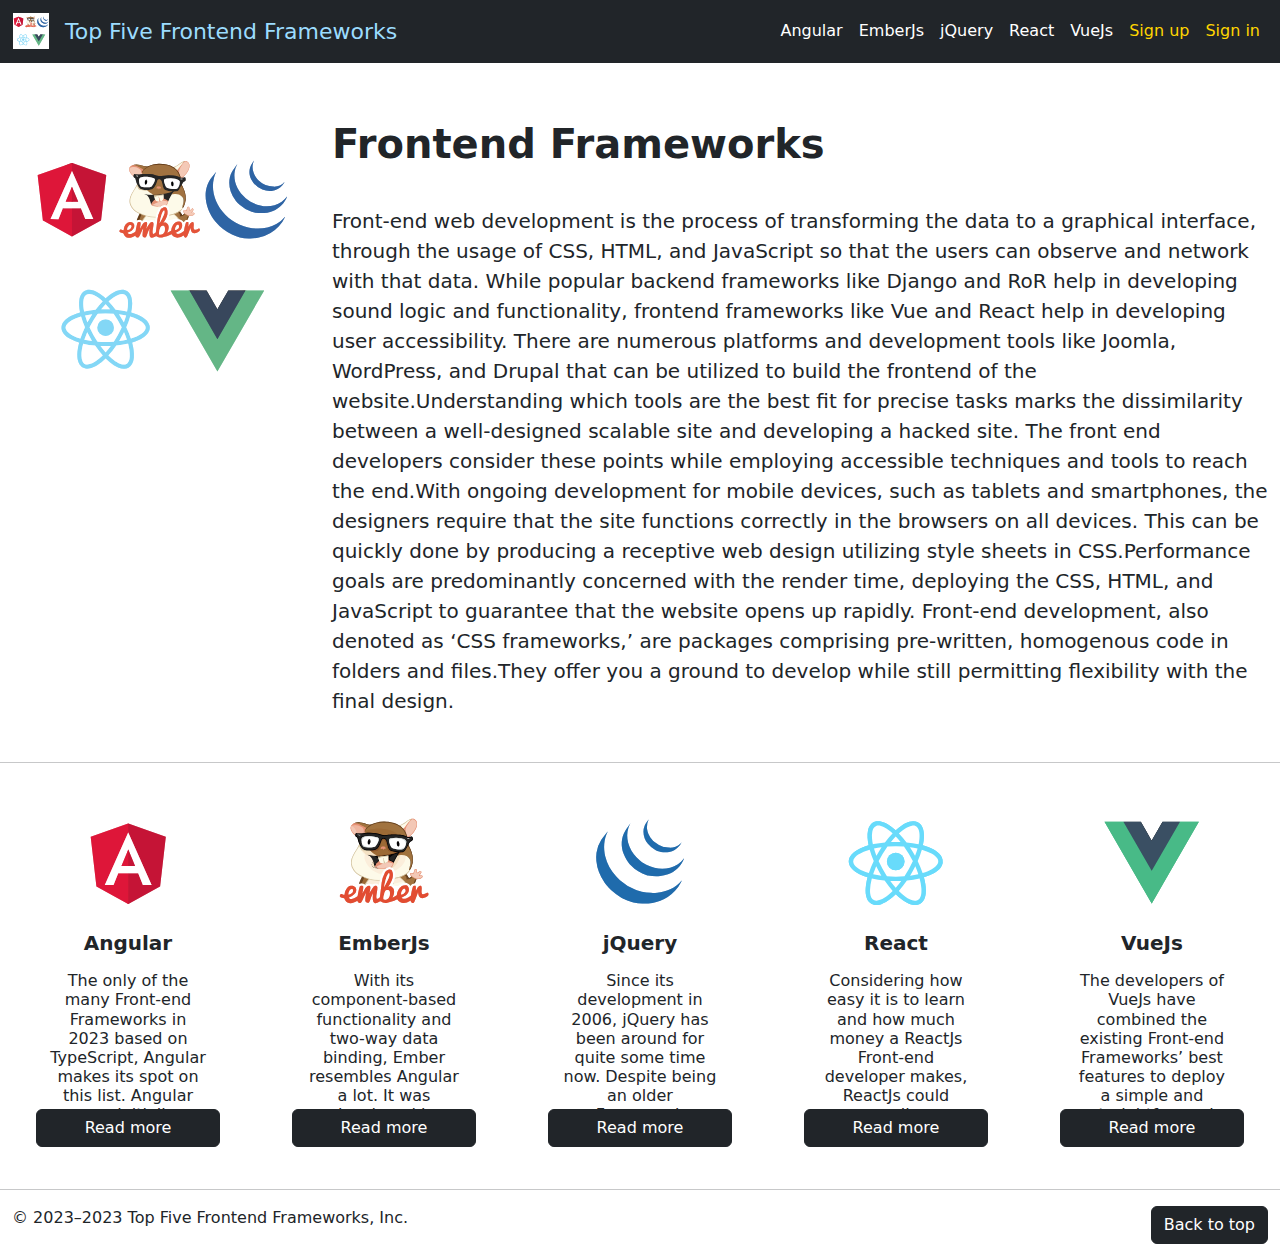
<file: index.html>
<!doctype html>
<html lang="en" data-bs-theme="auto">

<head>
    <meta charset="utf-8">
    <meta name="viewport" content="width=device-width, initial-scale=1">
    <title>Top Five Frontend Frameworks</title>
    <link rel="icon" type="image/svg+xml" href="images/home-logo.svg">
    <!-- Custom bootstrap compiled after adding new Sass maps as follows: -->
    <!-- Sass maps added: 
        $grid-breakpoints (
            xsm: 350px -> Added after xs and before other breakpoints
        )
        $container-max-widths (
            xsm: 328px -> Added before other breakpoints
        )
     -->
    <!-- This is done to have responsiveness in devices such as low resolution phones (less than xsm breakpoint) -->
    <link href="css/custom_bootstrap.css" rel="stylesheet">
    <link href="css/style.css" rel="stylesheet">
</head>

<body>
    <header data-bs-theme="dark">
        <!-- Bootstrap navbar -->
        <nav class="navbar navbar-expand-md navbar-dark fixed-top bg-dark">
            <div class="container-fluid navBarProps">
                <a class="navbar-brand" href="#">
                    <img src="images/home-logo.svg" alt="Home Logo" class="img-fluid miniLogoDisplay">
                </a>
                <!-- Different title font sizes for different breakpoints  -->
                <!-- Title not displayed for viewport width less than xsm breakpoint -->
                <a class="navbar-brand titleFontLg titleColor d-none d-lg-inline me-auto" href="#">Top Five Frontend
                    Frameworks</a>
                <a class="navbar-brand titleFontMd titleColor d-none d-md-inline d-lg-none me-auto" href="#">Top Five
                    Frontend Frameworks</a>
                <a class="navbar-brand titleFontSm titleColor d-none d-sm-inline d-md-none me-auto" href="#">Top Five
                    Frontend Frameworks</a>
                <a class="navbar-brand titleFontXsm titleColor d-none d-xsm-inline d-sm-none me-auto" href="#">Top Five
                    Frontend Frameworks</a>
                <button class="navbar-toggler navButtonSize" type="button" data-bs-toggle="collapse"
                    data-bs-target="#navbarCollapse" aria-controls="navbarCollapse" aria-expanded="false"
                    aria-label="Toggle navigation">
                    <span class="navbar-toggler-icon"></span>
                </button>
                <div class="collapse navbar-collapse mx-0 px-0" id="navbarCollapse">
                    <!-- nav-item(s) margin at the start instead of end -->
                    <!-- li(s) appears one by one from top to bottom animated and all li(s) move from -15px to 0px downwards -->
                    <ul class="navbar-nav ms-auto navItemAnimation">
                        <li class="nav-item">
                            <a class="container-fluid navAnchorTag hoverColor p-0" href="html/angular.html">
                                <div class="d-flex align-items-center topMargin">
                                    <img src="images/angular-logo.svg" class="img-fluid miniLogoDisplay d-xsm-inline d-md-none" alt="Angular Logo">
                                    <p class="m-2">Angular</p>
                                </div>
                            </a>
                        </li>
                        <li class="nav-item">
                            <a class="container-fluid navAnchorTag hoverColor p-0" href="html/emberjs.html">
                                <div class="d-flex align-items-center">
                                    <img src="images/emberjs-logo.svg" class="img-fluid miniLogoDisplay d-xsm-inline d-md-none" alt="EmberJs Logo">
                                    <p class="m-2">EmberJs</p>
                                </div>
                            </a>
                        </li>
                        <li class="nav-item">
                            <a class="container-fluid navAnchorTag hoverColor p-0" href="html/jquery.html">
                                <div class="d-flex align-items-center">
                                    <img src="images/jquery-logo.svg" class="img-fluid miniLogoDisplay d-xsm-inline d-md-none" alt="jQuery Logo">
                                    <p class="m-2">jQuery</p>
                                </div>
                            </a>
                        </li>
                        <li class="nav-item">
                            <a class="container-fluid navAnchorTag hoverColor p-0" href="html/react.html">
                                <div class="d-flex align-items-center">
                                    <img src="images/react-logo.svg" class="img-fluid miniLogoDisplay d-xsm-inline d-md-none" alt="React Logo">
                                    <p class="m-2">React</p>
                                </div>
                            </a>
                        </li>
                        <li class="nav-item">
                            <a class="container-fluid navAnchorTag hoverColor p-0" href="html/vuejs.html">
                                <div class="d-flex align-items-center bottomMargin">
                                    <img src="images/vuejs-logo.svg" class="img-fluid miniLogoDisplay d-xsm-inline d-md-none" alt="VueJs Logo">
                                    <p class="m-2">VueJs</p>
                                </div>
                            </a>
                        </li>
                        <li class="nav-item">
                            <a class="container-fluid navAnchorTag hoverColor p-0" href="html/signup.html">
                                <div class="d-flex align-items-center bottomMargin">
                                    <p class="m-2 signUpSignInColor">Sign up</p>
                                </div>
                            </a>
                        </li>
                        <li class="nav-item">
                            <a class="sign container-fluid navAnchorTag hoverColor p-0" href="html/signin.html">
                                <div class="d-flex align-items-center bottomMargin">
                                    <p class="m-2 signUpSignInColor">Sign in</p>
                                </div>
                            </a>
                        </li>
                    </ul>
                </div>
            </div>
        </nav>
    </header>
    <main>
        <br>
        <br>
        <div class="container-fluid mt-5">
            <div class="row">
                <!-- Variable coloumn ratio for different widths of viewport -->
                <div class="col-lg-3 col-md-4 col-sm-12 p-3">
                    <a href="#cards">
                        <!-- Logo size lg (inline element) for viewport width greater than md breakpoint -->
                        <!-- Logo size sm (block element and center) for viewport width less than md breakpoint -->
                        <img src="images/home-logo.svg" class="img-fluid lgLogoDisplay d-none d-md-inline mt-4 ms-3"
                            alt="Home Logo">
                        <img src="images/home-logo.svg" class="img-fluid smLogoDisplay d-block d-md-none mx-auto"
                            alt="Home Logo">
                    </a>
                </div>
                <!-- Variable coloumn ratio for different viewport width breakpoints -->
                <div class="col-lg-9 col-md-8 col-sm-12 mt-4 lead">
                    <h2 class="display-6 fw-bold">Frontend Frameworks</h2>
                    <br>
                    Front-end web development is the process of transforming the data to a graphical interface, through
                    the usage of CSS, HTML, and JavaScript so that the users can observe and network with that data.
                    While popular backend frameworks like Django and RoR help in developing sound logic and
                    functionality, frontend frameworks like Vue and React help in developing user accessibility. There
                    are numerous platforms and development tools like Joomla, WordPress, and Drupal that can be utilized
                    to build the frontend of the website.Understanding which tools are the best fit for precise tasks
                    marks the dissimilarity between a well-designed scalable site and developing a hacked site. The
                    front end developers consider these points while employing accessible techniques and tools to reach
                    the end.With ongoing development for mobile devices, such as tablets and smartphones, the designers
                    require that the site functions correctly in the browsers on all devices. This can be quickly done
                    by producing a receptive web design utilizing style sheets in CSS.Performance goals are
                    predominantly concerned with the render time, deploying the CSS, HTML, and JavaScript to guarantee
                    that the website opens up rapidly. Front-end development, also denoted as ‘CSS frameworks,’ are
                    packages comprising pre-written, homogenous code in folders and files.They offer you a ground to
                    develop while still permitting flexibility with the final design.
                </div>
            </div>
        </div>
        <section id="cards">
            <!-- When navigating to #cards <section>, the top part of Angular Logo gets covered by navbar. This div avoids that issue. -->
            <div class="blankDivForNavbar"></div>
            <hr>
            <div class="container-fluid lead">
                <div class="row">
                    <!-- Display 1 card in 1 row for viewport width less than xsm breakpoint -->
                    <!-- Display 2 cards in 1 row for viewport width greater than xsm breakpoint and below sm breakpoint -->
                    <!-- Display 3 cards in 1 row for viewport width greater than sm breakpoint and less than lg breakpoint -->
                    <!-- Display all the cards in 1 row for viewport width greater than lg breakpoint -->
                    <div class="col-lg-2 col-sm-4 col-xsm-6 col-12 mx-auto my-3">
                        <!-- Entire card div is clickable using anchor tag -->
                        <a href="html/angular.html" class="cardAnchorTag">
                            <!-- Card uses the full height of the div with h-100 -->
                            <div class="card border-0 h-100 cardEffect">
                                <img src="images/angular-logo.svg" alt="Angular Logo"
                                    class="card-img-top img-fluid smLogoDisplay m-auto mt-3">
                                <div class="card-body text-center">
                                    <h5 class="card-title fw-bold">Angular</h5>
                                    <p class="card-text h6 fw-light my-3">The only of the many Front-end Frameworks in
                                        2023 based on TypeScript, Angular makes its spot on this list. Angular was
                                        initially
                                    </p>
                                    <!-- readMoreButton in css makes the read more button appear at the bottom of the card div column -->
                                    <div class="btn btn-dark rounded-lg readMoreButton">Read more</div>
                                </div>
                            </div>
                        </a>
                    </div>
                    <div class="col-lg-2 col-sm-4 col-xsm-6 col-12 mx-auto my-3">
                        <a href="html/emberjs.html" class="cardAnchorTag">
                            <div class="card border-0 h-100 cardEffect">
                                <img src="images/emberjs-logo.svg" alt="EmberJs Logo"
                                    class="card-img-top img-fluid smLogoDisplay m-auto mt-3">
                                <div class="card-body text-center">
                                    <h5 class="card-title fw-bold">EmberJs</h5>
                                    <p class="card-text h6 fw-light my-3">With its component-based functionality and
                                        two-way data binding, Ember resembles Angular a lot. It was developed in
                                    </p>
                                    <div class="btn btn-dark rounded-lg readMoreButton">Read more</div>
                                </div>
                            </div>
                        </a>
                    </div>
                    <div class="col-lg-2 col-sm-4 col-xsm-6 col-12 mx-auto my-3">
                        <a href="html/jquery.html" class="cardAnchorTag">
                            <div class="card border-0 h-100 cardEffect">
                                <img src="images/jquery-logo.svg" alt="jQuery Logo"
                                    class="card-img-top img-fluid smLogoDisplay m-auto mt-3">
                                <div class="card-body text-center">
                                    <h5 class="card-title fw-bold">jQuery</h5>
                                    <p class="card-text h6 fw-light my-3">Since its development in 2006, jQuery has been
                                        around for quite some time now. Despite being an older Framework
                                    </p>
                                    <div class="btn btn-dark rounded-lg readMoreButton">Read more</div>
                                </div>
                            </div>
                        </a>
                    </div>
                    <div class="col-lg-2 col-sm-4 col-xsm-6 col-12 mx-auto my-3">
                        <a href="html/react.html" class="cardAnchorTag">
                            <div class="card border-0 h-100 cardEffect">
                                <img src="images/react-logo.svg" alt="React Logo"
                                    class="card-img-top img-fluid smLogoDisplay m-auto mt-3">
                                <div class="card-body text-center">
                                    <h5 class="card-title fw-bold">React</h5>
                                    <p class="card-text h6 fw-light my-3">Considering how easy it is to learn and how
                                        much money a ReactJs Front-end developer makes, ReactJs could easily
                                    </p>
                                    <div class="btn btn-dark rounded-lg readMoreButton">Read more</div>
                                </div>
                            </div>
                        </a>
                    </div>
                    <div class="col-lg-2 col-sm-4 col-xsm-6 col-12 mx-auto my-3">
                        <a href="html/vuejs.html" class="cardAnchorTag">
                            <div class="card border-0 h-100 cardEffect">
                                <img src="images/vuejs-logo.svg" alt="VueJs Logo"
                                    class="card-img-top img-fluid smLogoDisplay m-auto mt-3">
                                <div class="card-body text-center">
                                    <h5 class="card-title fw-bold">VueJs</h5>
                                    <p class="card-text h6 fw-light my-3">The developers of VueJs have combined the
                                        existing Front-end Frameworks’ best features to deploy a simple and
                                        straightforward
                                    </p>
                                    <div class="btn btn-dark rounded-lg readMoreButton">Read more</div>
                                </div>
                            </div>
                        </a>
                    </div>
                </div>
            </div>
        </section>
        <hr>
        <footer class="container-fluid">
            <p class="float-end"><a href="#" class="btn btn-dark rounded-lg">Back to top</a></p>
            <p>&copy; 2023–2023 Top Five Frontend Frameworks, Inc.</p>
        </footer>
    </main>
    <script src="https://cdn.jsdelivr.net/npm/bootstrap@5.3.2/dist/js/bootstrap.bundle.min.js"
        integrity="sha384-C6RzsynM9kWDrMNeT87bh95OGNyZPhcTNXj1NW7RuBCsyN/o0jlpcV8Qyq46cDfL"
        crossorigin="anonymous"></script>
</body>

</html>
</file>
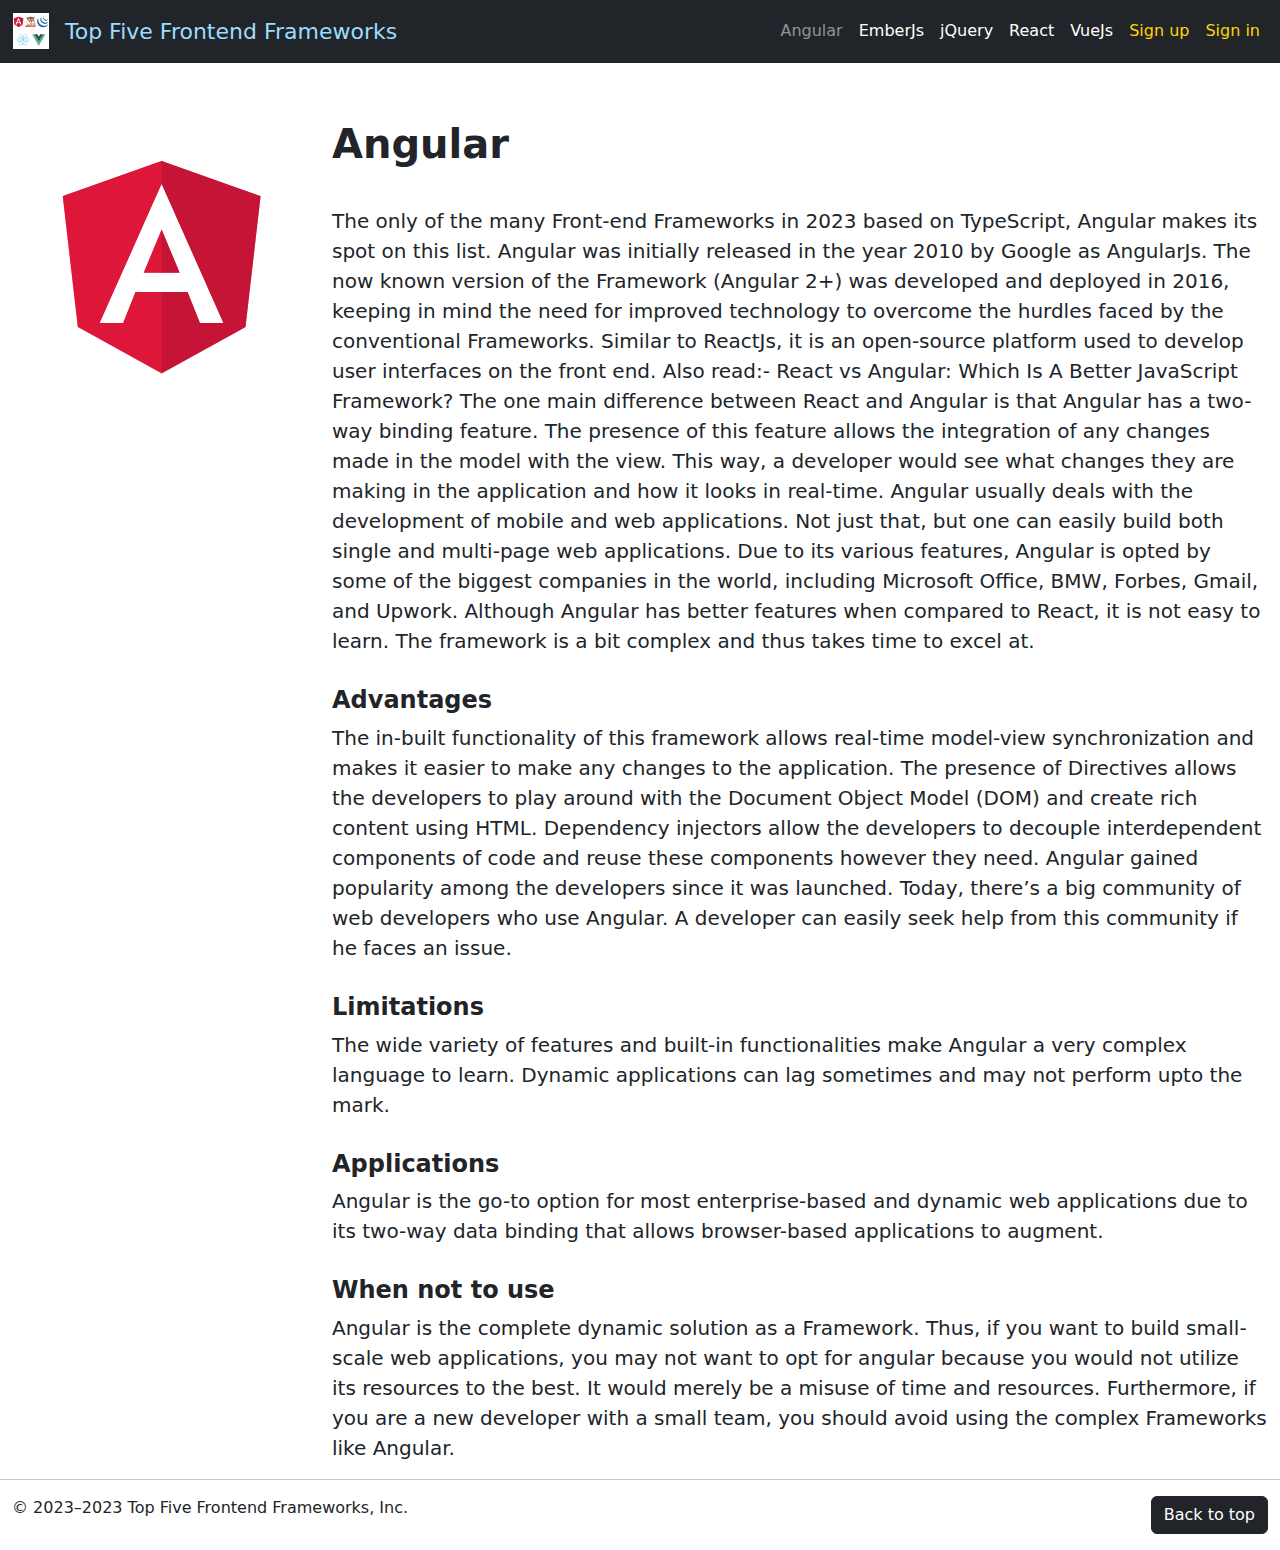
<file: html/angular.html>
<!doctype html>
<html lang="en" data-bs-theme="auto">

<head>
    <meta charset="utf-8">
    <meta name="viewport" content="width=device-width, initial-scale=1">
    <title>Top Five Frontend Frameworks</title>
    <link rel="icon" type="image/svg+xml" href="../images/home-logo.svg">
    <!-- Custom bootstrap compiled by adding new Sass maps as follows: -->
    <!-- Sass maps added: 
        $grid-breakpoints (
            xsm: 350px -> Added after xs and before other breakpoints
        )
        $container-max-widths (
            xsm: 328px -> Added before other breakpoints
        )
     -->
    <!-- This is done to have responsiveness in devices such as low resolution phones (less than xsm breakpoint) -->
    <link href="../css/custom_bootstrap.css" rel="stylesheet">
    <link href="../css/style.css" rel="stylesheet">
</head>

<body>
    <header data-bs-theme="dark">
        <!-- Bootstrap navbar -->
        <nav class="navbar navbar-expand-md navbar-dark fixed-top bg-dark">
            <div class="container-fluid navBarProps">
                <a class="navbar-brand" href="../index.html">
                    <img src="../images/home-logo.svg" alt="Home Logo" class="img-fluid miniLogoDisplay">
                </a>
                <!-- Different title font sizes for different breakpoints  -->
                <!-- Title not displayed for viewport width less than xsm breakpoint -->
                <a class="navbar-brand titleFontLg titleColor d-none d-lg-inline me-auto" href="../index.html">Top Five
                    Frontend Frameworks</a>
                <a class="navbar-brand titleFontMd titleColor d-none d-md-inline d-lg-none me-auto"
                    href="../index.html">Top Five Frontend Frameworks</a>
                <a class="navbar-brand titleFontSm titleColor d-none d-sm-inline d-md-none me-auto"
                    href="../index.html">Top Five Frontend Frameworks</a>
                <a class="navbar-brand titleFontXsm titleColor d-none d-xsm-inline d-sm-none me-auto"
                    href="../index.html">Top Five Frontend Frameworks</a>
                <button class="navbar-toggler navButtonSize" type="button" data-bs-toggle="collapse"
                    data-bs-target="#navbarCollapse" aria-controls="navbarCollapse" aria-expanded="false"
                    aria-label="Toggle navigation">
                    <span class="navbar-toggler-icon"></span>
                </button>
                <div class="collapse navbar-collapse" id="navbarCollapse">
                    <!-- nav-item(s) margin at the start instead of end -->
                    <!-- li(s) appears one by one from top to bottom animated and all li(s) move from -15px to 0px downwards -->
                    <ul class="navbar-nav ms-auto navItemAnimation">
                        <li class="nav-item">
                            <a class="container-fluid navAnchorTag hoverColor p-0" href="../html/angular.html">
                                <div class="d-flex align-items-center topMargin active">
                                    <img src="../images/angular-logo.svg" class="img-fluid miniLogoDisplay d-xsm-inline d-md-none" alt="Angular Logo">
                                    <p class="m-2">Angular</p>
                                </div>
                            </a>
                        </li>
                        <li class="nav-item">
                            <a class="container-fluid navAnchorTag hoverColor p-0" href="../html/emberjs.html">
                                <div class="d-flex align-items-center">
                                    <img src="../images/emberjs-logo.svg" class="img-fluid miniLogoDisplay d-xsm-inline d-md-none" alt="EmberJs Logo">
                                    <p class="m-2">EmberJs</p>
                                </div>
                            </a>
                        </li>
                        <li class="nav-item">
                            <a class="container-fluid navAnchorTag hoverColor p-0" href="../html/jquery.html">
                                <div class="d-flex align-items-center">
                                    <img src="../images/jquery-logo.svg" class="img-fluid miniLogoDisplay d-xsm-inline d-md-none" alt="jQuery Logo">
                                    <p class="m-2">jQuery</p>
                                </div>
                            </a>
                        </li>
                        <li class="nav-item">
                            <a class="container-fluid navAnchorTag hoverColor p-0" href="../html/react.html">
                                <div class="d-flex align-items-center">
                                    <img src="../images/react-logo.svg" class="img-fluid miniLogoDisplay d-xsm-inline d-md-none" alt="React Logo">
                                    <p class="m-2">React</p>
                                </div>
                            </a>
                        </li>
                        <li class="nav-item">
                            <a class="container-fluid navAnchorTag hoverColor p-0" href="../html/vuejs.html">
                                <div class="d-flex align-items-center bottomMargin">
                                    <img src="../images/vuejs-logo.svg" class="img-fluid miniLogoDisplay d-xsm-inline d-md-none" alt="VueJs Logo">
                                    <p class="m-2">VueJs</p>
                                </div>
                            </a>
                        </li>
                        <li class="nav-item">
                            <a class="container-fluid navAnchorTag hoverColor p-0" href="../html/signup.html">
                                <div class="d-flex align-items-center bottomMargin">
                                    <p class="m-2 signUpSignInColor">Sign up</p>
                                </div>
                            </a>
                        </li>
                        <li class="nav-item">
                            <a class="sign container-fluid navAnchorTag hoverColor p-0" href="../html/signin.html">
                                <div class="d-flex align-items-center bottomMargin">
                                    <p class="m-2 signUpSignInColor">Sign in</p>
                                </div>
                            </a>
                        </li>
                    </ul>
                </div>
            </div>
        </nav>
    </header>
    <main>
        <br>
        <br>
        <div class="container-fluid mt-5">
            <div class="row">
                <!-- Variable coloumn ratio for different widths of viewport -->
                <div class="col-lg-3 col-md-4 col-sm-12 p-2">
                    <!-- Logo size lg (inline element) for viewport width greater than md breakpoint -->
                    <!-- Logo size sm (block element and center) for viewport width less than md breakpoint -->
                    <img src="../images/angular-logo.svg" alt="Angular Logo"
                        class="img-fluid lgLogoDisplay d-none d-md-inline mt-4 ms-3">
                    <img src="../images/angular-logo.svg" alt="Angular Logo"
                        class="img-fluid smLogoDisplay d-block d-md-none mx-auto">
                </div>
                <!-- Variable coloumn ratio for different widths of viewport -->
                <div class="col-lg-9 col-md-8 col-sm-12 mt-4 lead">
                    <h2 class="display-6 fw-bold">Angular</h2>
                    <br>
                    The only of the many Front-end Frameworks in 2023 based on TypeScript, Angular makes its spot on
                    this list. Angular was initially released in the year 2010 by Google as AngularJs. The now known
                    version of the Framework (Angular 2+) was developed and deployed in 2016, keeping in mind the need
                    for improved technology to overcome the hurdles faced by the conventional Frameworks. Similar to
                    ReactJs, it is an open-source platform used to develop user interfaces on the front end. Also read:-
                    React vs Angular: Which Is A Better JavaScript Framework? The one main difference between React and
                    Angular is that Angular has a two-way binding feature. The presence of this feature allows the
                    integration of any changes made in the model with the view. This way, a developer would see what
                    changes they are making in the application and how it looks in real-time. Angular usually deals with
                    the development of mobile and web applications. Not just that, but one can easily build both single
                    and multi-page web applications. Due to its various features, Angular is opted by some of the
                    biggest companies in the world, including Microsoft Office, BMW, Forbes, Gmail, and Upwork. Although
                    Angular has better features when compared to React, it is not easy to learn. The framework is a bit
                    complex and thus takes time to excel at.
                    <br>
                    <br>
                    <h4 class="fw-bold">Advantages</h4>
                    The in-built functionality of this framework allows real-time model-view synchronization and makes
                    it easier to make any changes to the application. The presence of Directives allows the developers
                    to play around with the Document Object Model (DOM) and create rich content using HTML. Dependency
                    injectors allow the developers to decouple interdependent components of code and reuse these
                    components however they need. Angular gained popularity among the developers since it was launched.
                    Today, there’s a big community of web developers who use Angular. A developer can easily seek help
                    from this community if he faces an issue.
                    <br>
                    <br>
                    <h4 class="fw-bold">Limitations</h4>
                    The wide variety of features and built-in functionalities make Angular a very complex language to
                    learn. Dynamic applications can lag sometimes and may not perform upto the mark.
                    <br>
                    <br>
                    <h4 class="fw-bold">Applications</h4>
                    Angular is the go-to option for most enterprise-based and dynamic web applications due to its
                    two-way data binding that allows browser-based applications to augment.
                    <br>
                    <br>
                    <h4 class="fw-bold">When not to use</h4>
                    Angular is the complete dynamic solution as a Framework. Thus, if you want to build small-scale web
                    applications, you may not want to opt for angular because you would not utilize its resources to the
                    best. It would merely be a misuse of time and resources. Furthermore, if you are a new developer
                    with a small team, you should avoid using the complex Frameworks like Angular.
                </div>
            </div>
        </div>
        <hr>
        <footer class="container-fluid">
            <p class="float-end"><a href="#" class="btn btn-dark rounded-lg">Back to top</a></p>
            <p>&copy; 2023–2023 Top Five Frontend Frameworks, Inc.</p>
        </footer>
    </main>
    <script src="https://cdn.jsdelivr.net/npm/bootstrap@5.3.2/dist/js/bootstrap.bundle.min.js"
        integrity="sha384-C6RzsynM9kWDrMNeT87bh95OGNyZPhcTNXj1NW7RuBCsyN/o0jlpcV8Qyq46cDfL"
        crossorigin="anonymous"></script>
</body>

</html>
</file>
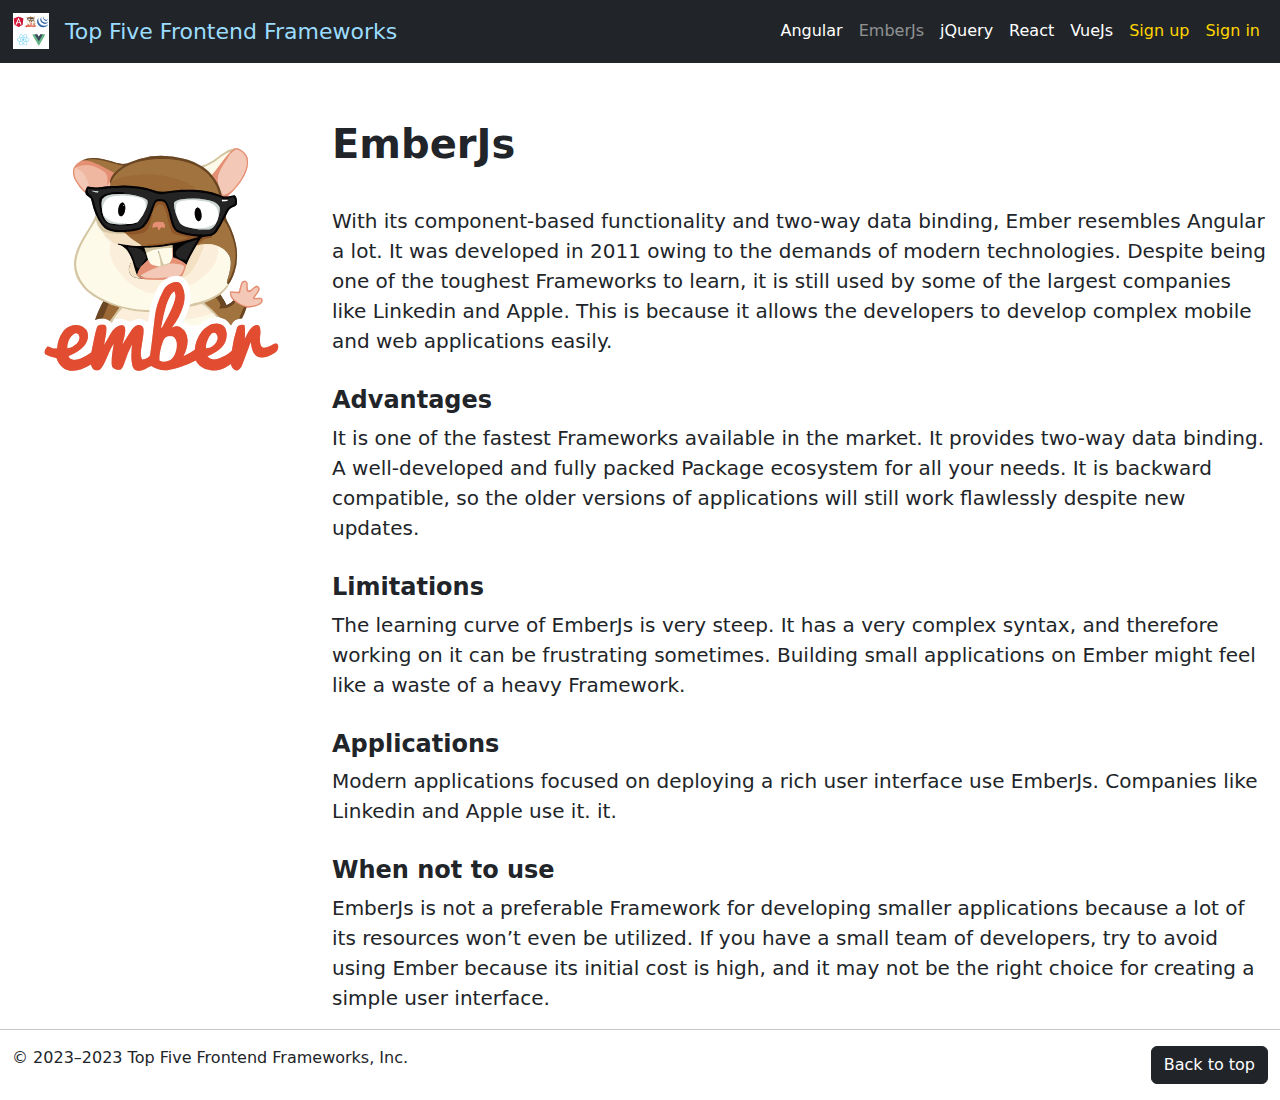
<file: html/emberjs.html>
<!doctype html>
<html lang="en" data-bs-theme="auto">

<head>
    <meta charset="utf-8">
    <meta name="viewport" content="width=device-width, initial-scale=1">
    <title>Top Five Frontend Frameworks</title>
    <link rel="icon" type="image/svg+xml" href="../images/home-logo.svg">
    <!-- Custom bootstrap compiled by adding new Sass maps as follows: -->
    <!-- Sass maps added: 
        $grid-breakpoints (
            xsm: 350px -> Added after xs and before other breakpoints
        )
        $container-max-widths (
            xsm: 328px -> Added before other breakpoints
        )
     -->
    <!-- This is done to have responsiveness in devices such as low resolution phones (less than xsm breakpoint) -->
    <link href="../css/custom_bootstrap.css" rel="stylesheet">
    <link href="../css/style.css" rel="stylesheet">
</head>

<body>
    <header data-bs-theme="dark">
        <!-- Bootstrap navbar -->
        <nav class="navbar navbar-expand-md navbar-dark fixed-top bg-dark">
            <div class="container-fluid navBarProps">
                <a class="navbar-brand" href="../index.html">
                    <img src="../images/home-logo.svg" alt="Home Logo" class="img-fluid miniLogoDisplay">
                </a>
                <!-- Different title font sizes for different breakpoints  -->
                <!-- Title not displayed for viewport width less than xsm breakpoint -->
                <a class="navbar-brand titleFontLg titleColor d-none d-lg-inline me-auto" href="../index.html">Top Five
                    Frontend Frameworks</a>
                <a class="navbar-brand titleFontMd titleColor d-none d-md-inline d-lg-none me-auto"
                    href="../index.html">Top Five Frontend Frameworks</a>
                <a class="navbar-brand titleFontSm titleColor d-none d-sm-inline d-md-none me-auto"
                    href="../index.html">Top Five Frontend Frameworks</a>
                <a class="navbar-brand titleFontXsm titleColor d-none d-xsm-inline d-sm-none me-auto"
                    href="../index.html">Top Five Frontend Frameworks</a>
                <button class="navbar-toggler navButtonSize" type="button" data-bs-toggle="collapse"
                    data-bs-target="#navbarCollapse" aria-controls="navbarCollapse" aria-expanded="false"
                    aria-label="Toggle navigation">
                    <span class="navbar-toggler-icon"></span>
                </button>
                <div class="collapse navbar-collapse" id="navbarCollapse">
                    <!-- nav-item(s) margin at the start instead of end -->
                    <!-- li(s) appears one by one from top to bottom animated and all li(s) move from -15px to 0px downwards -->
                    <ul class="navbar-nav ms-auto navItemAnimation">
                        <li class="nav-item">
                            <a class="container-fluid navAnchorTag hoverColor p-0" href="../html/angular.html">
                                <div class="d-flex align-items-center topMargin">
                                    <img src="../images/angular-logo.svg" class="img-fluid miniLogoDisplay d-xsm-inline d-md-none" alt="Angular Logo">
                                    <p class="m-2">Angular</p>
                                </div>
                            </a>
                        </li>
                        <li class="nav-item">
                            <a class="container-fluid navAnchorTag hoverColor p-0" href="../html/emberjs.html">
                                <div class="d-flex align-items-center active">
                                    <img src="../images/emberjs-logo.svg" class="img-fluid miniLogoDisplay d-xsm-inline d-md-none" alt="EmberJs Logo">
                                    <p class="m-2">EmberJs</p>
                                </div>
                            </a>
                        </li>
                        <li class="nav-item">
                            <a class="container-fluid navAnchorTag hoverColor p-0" href="../html/jquery.html">
                                <div class="d-flex align-items-center">
                                    <img src="../images/jquery-logo.svg" class="img-fluid miniLogoDisplay d-xsm-inline d-md-none" alt="jQuery Logo">
                                    <p class="m-2">jQuery</p>
                                </div>
                            </a>
                        </li>
                        <li class="nav-item">
                            <a class="container-fluid navAnchorTag hoverColor p-0" href="../html/react.html">
                                <div class="d-flex align-items-center">
                                    <img src="../images/react-logo.svg" class="img-fluid miniLogoDisplay d-xsm-inline d-md-none" alt="React Logo">
                                    <p class="m-2">React</p>
                                </div>
                            </a>
                        </li>
                        <li class="nav-item">
                            <a class="container-fluid navAnchorTag hoverColor p-0" href="../html/vuejs.html">
                                <div class="d-flex align-items-center bottomMargin">
                                    <img src="../images/vuejs-logo.svg" class="img-fluid miniLogoDisplay d-xsm-inline d-md-none" alt="VueJs Logo">
                                    <p class="m-2">VueJs</p>
                                </div>
                            </a>
                        </li>
                        <li class="nav-item">
                            <a class="container-fluid navAnchorTag hoverColor p-0" href="../html/signup.html">
                                <div class="d-flex align-items-center bottomMargin">
                                    <p class="m-2 signUpSignInColor">Sign up</p>
                                </div>
                            </a>
                        </li>
                        <li class="nav-item">
                            <a class="sign container-fluid navAnchorTag hoverColor p-0" href="../html/signin.html">
                                <div class="d-flex align-items-center bottomMargin">
                                    <p class="m-2 signUpSignInColor">Sign in</p>
                                </div>
                            </a>
                        </li>
                    </ul>
                </div>
            </div>
        </nav>
    </header>
    <main>
        <br>
        <br>
        <div class="container-fluid mt-5">
            <div class="row">
                <!-- Variable coloumn ratio for different widths of viewport -->
                <div class="col-lg-3 col-md-4 col-sm-12 p-2">
                    <!-- Logo size lg (inline element) for viewport width greater than md breakpoint -->
                    <!-- Logo size sm (block element and center) for viewport width less than md breakpoint -->
                    <img src="../images/emberjs-logo.svg" alt="EmberJs Logo"
                        class="img-fluid lgLogoDisplay d-none d-md-inline mt-4 ms-3">
                    <img src="../images/emberjs-logo.svg" alt="EmberJs Logo"
                        class="img-fluid smLogoDisplay d-block d-md-none mx-auto">
                </div>
                <!-- Variable coloumn ratio for different widths of viewport -->
                <div class="col-lg-9 col-md-8 col-sm-12 mt-4 lead">
                    <h2 class="display-6 fw-bold">EmberJs</h2>
                    <br>
                    With its component-based functionality and two-way data binding, Ember resembles Angular a lot. It
                    was developed in 2011 owing to the demands of modern technologies. Despite being one of the toughest
                    Frameworks to learn, it is still used by some of the largest companies like Linkedin and Apple. This
                    is because it allows the developers to develop complex mobile and web applications easily.
                    <br>
                    <br>
                    <h4 class="fw-bold">Advantages</h4>
                    It is one of the fastest Frameworks available in the market. It provides two-way data binding. A
                    well-developed and fully packed Package ecosystem for all your needs. It is backward compatible, so
                    the older versions of applications will still work flawlessly despite new updates.
                    <br>
                    <br>
                    <h4 class="fw-bold">Limitations</h4>
                    The learning curve of EmberJs is very steep. It has a very complex syntax, and therefore working on
                    it can be frustrating sometimes. Building small applications on Ember might feel like a waste of a
                    heavy Framework.
                    <br>
                    <br>
                    <h4 class="fw-bold">Applications</h4>
                    Modern applications focused on deploying a rich user interface use EmberJs. Companies like Linkedin
                    and Apple use it. it.
                    <br>
                    <br>
                    <h4 class="fw-bold">When not to use</h4>
                    EmberJs is not a preferable Framework for developing smaller applications because a lot of its
                    resources won’t even be utilized. If you have a small team of developers, try to avoid using Ember
                    because its initial cost is high, and it may not be the right choice for creating a simple user
                    interface.
                </div>
            </div>
        </div>
        <hr>
        <footer class="container-fluid">
            <p class="float-end"><a href="#" class="btn btn-dark rounded-lg">Back to top</a></p>
            <p>&copy; 2023–2023 Top Five Frontend Frameworks, Inc.</p>
        </footer>
    </main>
    <script src="https://cdn.jsdelivr.net/npm/bootstrap@5.3.2/dist/js/bootstrap.bundle.min.js"
        integrity="sha384-C6RzsynM9kWDrMNeT87bh95OGNyZPhcTNXj1NW7RuBCsyN/o0jlpcV8Qyq46cDfL"
        crossorigin="anonymous"></script>
</body>

</html>
</file>
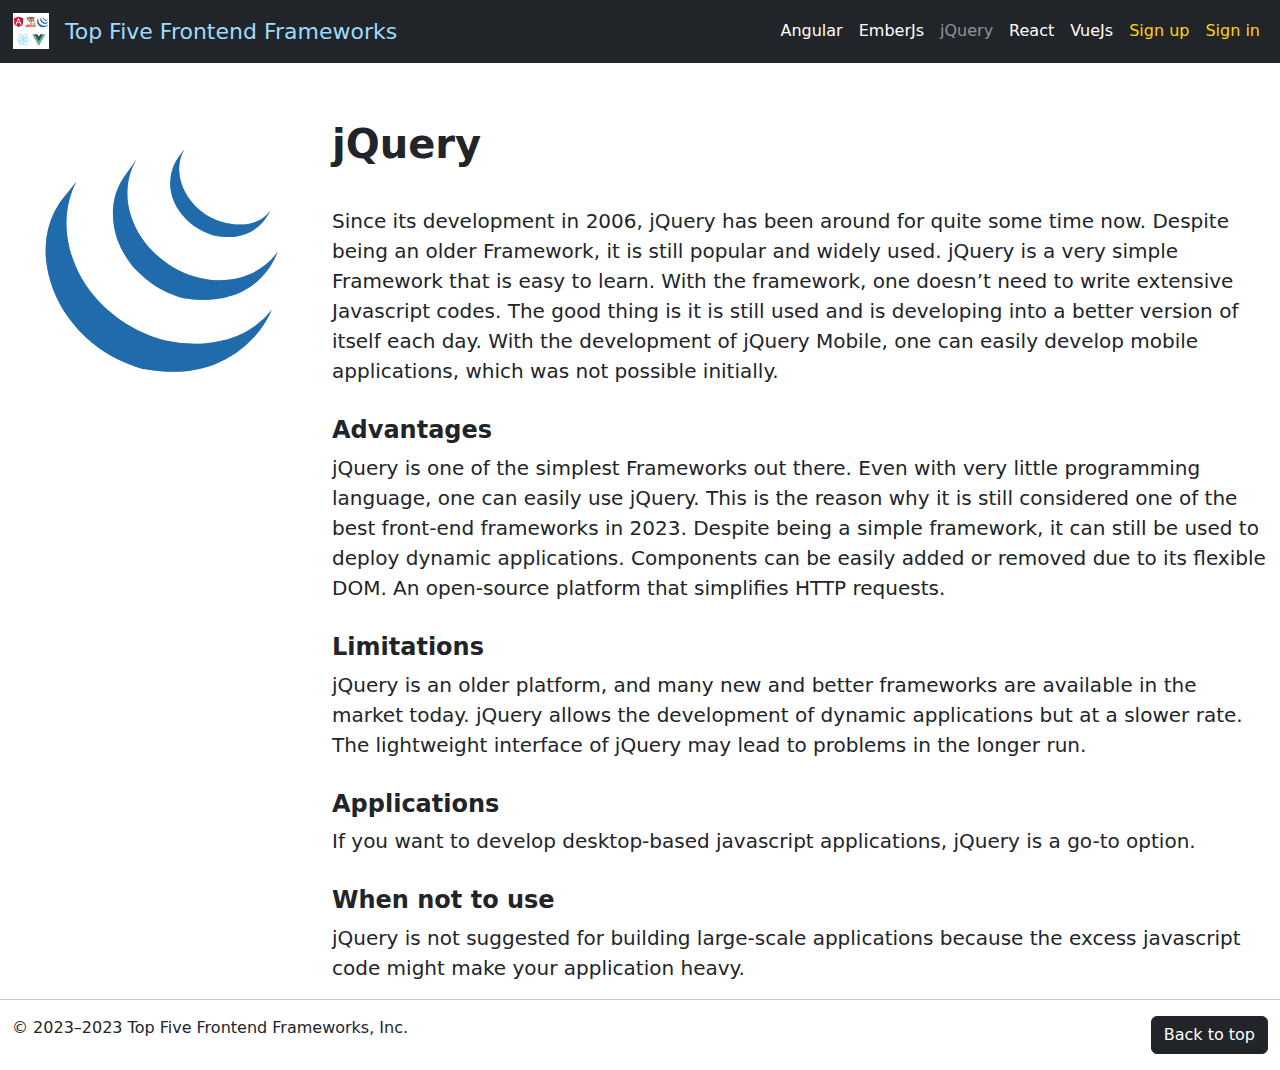
<file: html/jquery.html>
<!doctype html>
<html lang="en" data-bs-theme="auto">

<head>
    <meta charset="utf-8">
    <meta name="viewport" content="width=device-width, initial-scale=1">
    <title>Top Five Frontend Frameworks</title>
    <link rel="icon" type="image/svg+xml" href="../images/home-logo.svg">
    <!-- Custom bootstrap compiled by adding new Sass maps as follows: -->
    <!-- Sass maps added: 
        $grid-breakpoints (
            xsm: 350px -> Added after xs and before other breakpoints
        )
        $container-max-widths (
            xsm: 328px -> Added before other breakpoints
        )
     -->
    <!-- This is done to have responsiveness in devices such as low resolution phones (less than xsm breakpoint) -->
    <link href="../css/custom_bootstrap.css" rel="stylesheet">
    <link href="../css/style.css" rel="stylesheet">
</head>

<body>
    <header data-bs-theme="dark">
        <!-- Bootstrap navbar -->
        <nav class="navbar navbar-expand-md navbar-dark fixed-top bg-dark">
            <div class="container-fluid navBarProps">
                <a class="navbar-brand" href="../index.html">
                    <img src="../images/home-logo.svg" alt="Home Logo" class="img-fluid miniLogoDisplay">
                </a>
                <!-- Different title font sizes for different breakpoints  -->
                <!-- Title not displayed for viewport width less than xsm breakpoint -->
                <a class="navbar-brand titleFontLg titleColor d-none d-lg-inline me-auto" href="../index.html">Top Five
                    Frontend Frameworks</a>
                <a class="navbar-brand titleFontMd titleColor d-none d-md-inline d-lg-none me-auto"
                    href="../index.html">Top Five Frontend Frameworks</a>
                <a class="navbar-brand titleFontSm titleColor d-none d-sm-inline d-md-none me-auto"
                    href="../index.html">Top Five Frontend Frameworks</a>
                <a class="navbar-brand titleFontXsm titleColor d-none d-xsm-inline d-sm-none me-auto"
                    href="../index.html">Top Five Frontend Frameworks</a>
                <button class="navbar-toggler navButtonSize" type="button" data-bs-toggle="collapse"
                    data-bs-target="#navbarCollapse" aria-controls="navbarCollapse" aria-expanded="false"
                    aria-label="Toggle navigation">
                    <span class="navbar-toggler-icon"></span>
                </button>
                <div class="collapse navbar-collapse" id="navbarCollapse">
                    <!-- nav-item(s) margin at the start instead of end -->
                    <!-- li(s) appears one by one from top to bottom animated and all li(s) move from -15px to 0px downwards -->
                    <ul class="navbar-nav ms-auto navItemAnimation">
                        <li class="nav-item">
                            <a class="container-fluid navAnchorTag hoverColor p-0" href="../html/angular.html">
                                <div class="d-flex align-items-center topMargin">
                                    <img src="../images/angular-logo.svg" class="img-fluid miniLogoDisplay d-xsm-inline d-md-none" alt="Angular Logo">
                                    <p class="m-2">Angular</p>
                                </div>
                            </a>
                        </li>
                        <li class="nav-item">
                            <a class="container-fluid navAnchorTag hoverColor p-0" href="../html/emberjs.html">
                                <div class="d-flex align-items-center">
                                    <img src="../images/emberjs-logo.svg" class="img-fluid miniLogoDisplay d-xsm-inline d-md-none" alt="EmberJs Logo">
                                    <p class="m-2">EmberJs</p>
                                </div>
                            </a>
                        </li>
                        <li class="nav-item">
                            <a class="container-fluid navAnchorTag hoverColor p-0" href="../html/jquery.html">
                                <div class="d-flex align-items-center active">
                                    <img src="../images/jquery-logo.svg" class="img-fluid miniLogoDisplay d-xsm-inline d-md-none" alt="jQuery Logo">
                                    <p class="m-2">jQuery</p>
                                </div>
                            </a>
                        </li>
                        <li class="nav-item">
                            <a class="container-fluid navAnchorTag hoverColor p-0" href="../html/react.html">
                                <div class="d-flex align-items-center">
                                    <img src="../images/react-logo.svg" class="img-fluid miniLogoDisplay d-xsm-inline d-md-none" alt="React Logo">
                                    <p class="m-2">React</p>
                                </div>
                            </a>
                        </li>
                        <li class="nav-item">
                            <a class="container-fluid navAnchorTag hoverColor p-0" href="../html/vuejs.html">
                                <div class="d-flex align-items-center bottomMargin">
                                    <img src="../images/vuejs-logo.svg" class="img-fluid miniLogoDisplay d-xsm-inline d-md-none" alt="VueJs Logo">
                                    <p class="m-2">VueJs</p>
                                </div>
                            </a>
                        </li>
                        <li class="nav-item">
                            <a class="container-fluid navAnchorTag hoverColor p-0" href="../html/signup.html">
                                <div class="d-flex align-items-center bottomMargin">
                                    <p class="m-2 signUpSignInColor">Sign up</p>
                                </div>
                            </a>
                        </li>
                        <li class="nav-item">
                            <a class="sign container-fluid navAnchorTag hoverColor p-0" href="../html/signin.html">
                                <div class="d-flex align-items-center bottomMargin">
                                    <p class="m-2 signUpSignInColor">Sign in</p>
                                </div>
                            </a>
                        </li>
                    </ul>
                </div>
            </div>
        </nav>
    </header>
    <main>
        <br>
        <br>
        <div class="container-fluid mt-5">
            <div class="row">
                <!-- Variable coloumn ratio for different widths of viewport -->
                <div class="col-lg-3 col-md-4 col-sm-12 p-2">
                    <!-- Logo size lg (inline element) for viewport width greater than md breakpoint -->
                    <!-- Logo size sm (block element and center) for viewport width less than md breakpoint -->
                    <img src="../images/jquery-logo.svg" alt="jQuery Logo"
                        class="img-fluid lgLogoDisplay d-none d-md-inline mt-4 ms-3">
                    <img src="../images/jquery-logo.svg" alt="jQuery Logo"
                        class="img-fluid smLogoDisplay d-block d-md-none mx-auto">
                </div>
                <!-- Variable coloumn ratio for different widths of viewport -->
                <div class="col-lg-9 col-md-8 col-sm-12 mt-4 lead">
                    <h2 class="display-6 fw-bold">jQuery</h2>
                    <br>
                    Since its development in 2006, jQuery has been around for quite some time now. Despite being an
                    older Framework, it is still popular and widely used. jQuery is a very simple Framework that is easy
                    to learn. With the framework, one doesn’t need to write extensive Javascript codes. The good thing
                    is it is still used and is developing into a better version of itself each day. With the development
                    of jQuery Mobile, one can easily develop mobile applications, which was not possible initially.
                    <br>
                    <br>
                    <h4 class="fw-bold">Advantages</h4>
                    jQuery is one of the simplest Frameworks out there. Even with very little programming language, one
                    can easily use jQuery. This is the reason why it is still considered one of the best front-end
                    frameworks in 2023. Despite being a simple framework, it can still be used to deploy dynamic
                    applications. Components can be easily added or removed due to its flexible DOM. An open-source
                    platform that simplifies HTTP requests.
                    <br>
                    <br>
                    <h4 class="fw-bold">Limitations</h4>
                    jQuery is an older platform, and many new and better frameworks are available in the market today.
                    jQuery allows the development of dynamic applications but at a slower rate. The lightweight
                    interface of jQuery may lead to problems in the longer run.
                    <br>
                    <br>
                    <h4 class="fw-bold">Applications</h4>
                    If you want to develop desktop-based javascript applications, jQuery is a go-to option.
                    <br>
                    <br>
                    <h4 class="fw-bold">When not to use</h4>
                    jQuery is not suggested for building large-scale applications because the excess javascript code
                    might make your application heavy.
                </div>
            </div>
        </div>
        <hr>
        <footer class="container-fluid">
            <p class="float-end"><a href="#" class="btn btn-dark rounded-lg">Back to top</a></p>
            <p>&copy; 2023–2023 Top Five Frontend Frameworks, Inc.</p>
        </footer>
    </main>
    <script src="https://cdn.jsdelivr.net/npm/bootstrap@5.3.2/dist/js/bootstrap.bundle.min.js"
        integrity="sha384-C6RzsynM9kWDrMNeT87bh95OGNyZPhcTNXj1NW7RuBCsyN/o0jlpcV8Qyq46cDfL"
        crossorigin="anonymous"></script>
</body>

</html>
</file>
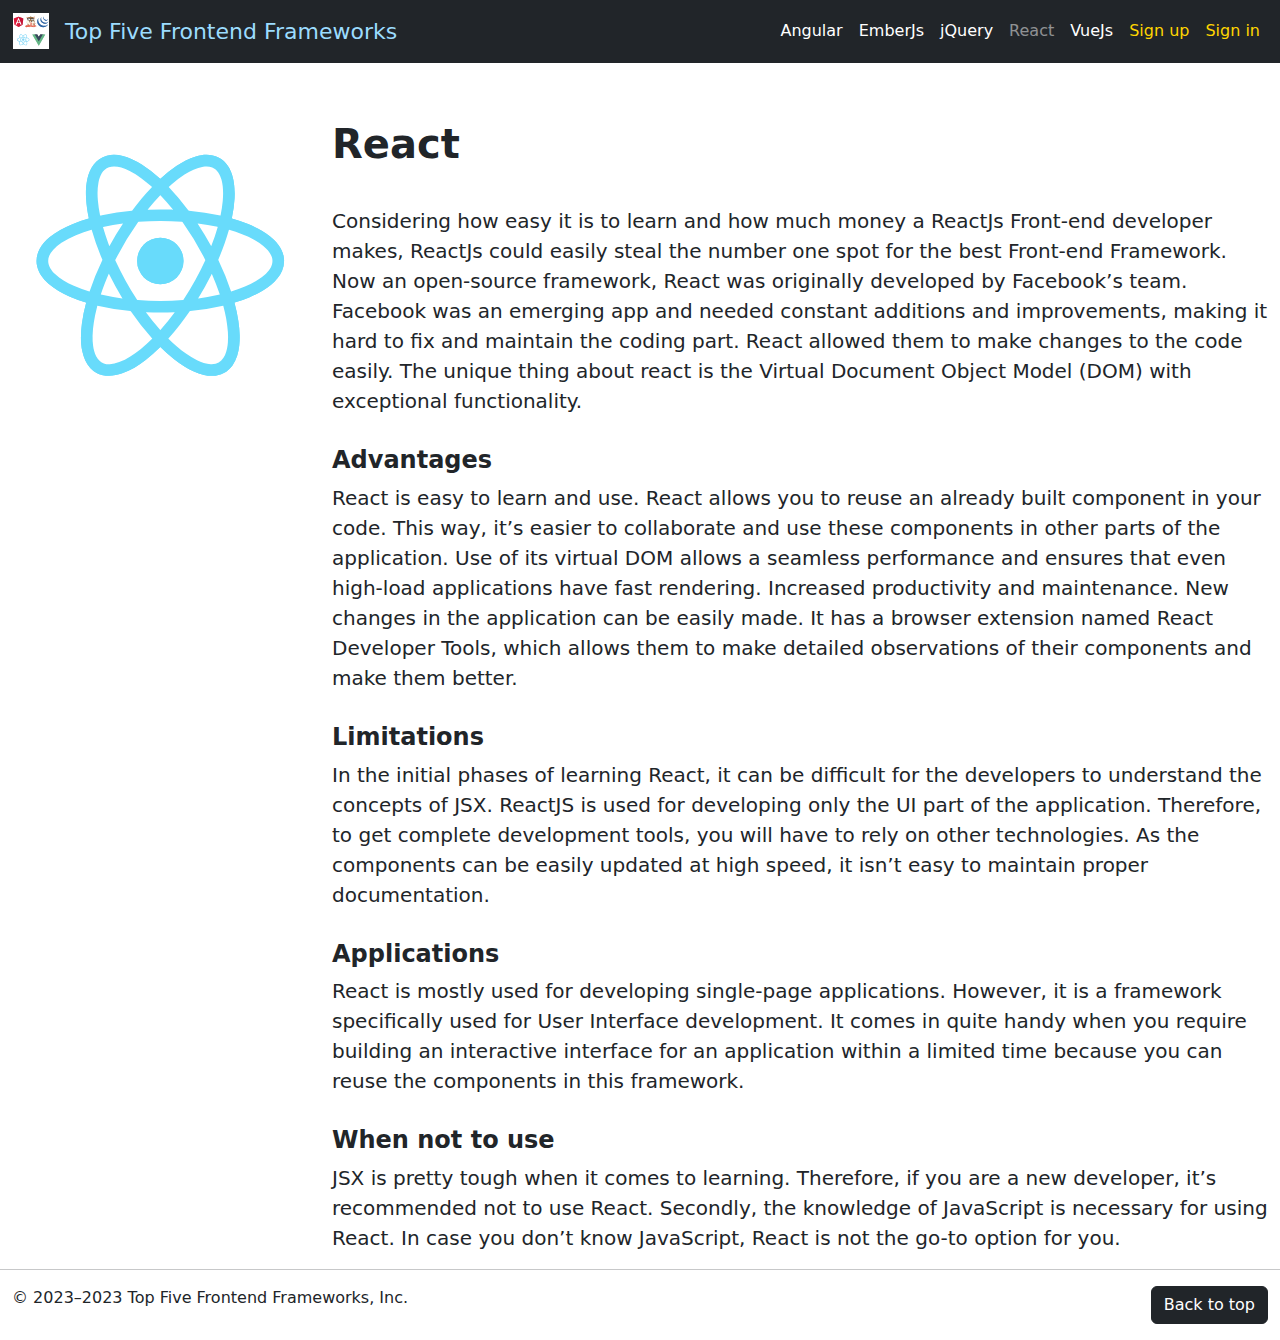
<file: html/react.html>
<!doctype html>
<html lang="en" data-bs-theme="auto">

<head>
    <meta charset="utf-8">
    <meta name="viewport" content="width=device-width, initial-scale=1">
    <title>Top Five Frontend Frameworks</title>
    <link rel="icon" type="image/svg+xml" href="../images/home-logo.svg">
    <!-- Custom bootstrap compiled by adding new Sass maps as follows: -->
    <!-- Sass maps added: 
        $grid-breakpoints (
            xsm: 350px -> Added after xs and before other breakpoints
        )
        $container-max-widths (
            xsm: 328px -> Added before other breakpoints
        )
     -->
    <!-- This is done to have responsiveness in devices such as low resolution phones (less than xsm breakpoint) -->
    <link href="../css/custom_bootstrap.css" rel="stylesheet">
    <link href="../css/style.css" rel="stylesheet">
</head>

<body>
    <header data-bs-theme="dark">
        <!-- Bootstrap navbar -->
        <nav class="navbar navbar-expand-md navbar-dark fixed-top bg-dark">
            <div class="container-fluid navBarProps">
                <a class="navbar-brand" href="../index.html">
                    <img src="../images/home-logo.svg" alt="Home Logo" class="img-fluid miniLogoDisplay">
                </a>
                <!-- Different title font sizes for different breakpoints  -->
                <!-- Title not displayed for viewport width less than xsm breakpoint -->
                <a class="navbar-brand titleFontLg titleColor d-none d-lg-inline me-auto" href="../index.html">Top Five
                    Frontend Frameworks</a>
                <a class="navbar-brand titleFontMd titleColor d-none d-md-inline d-lg-none me-auto"
                    href="../index.html">Top Five Frontend Frameworks</a>
                <a class="navbar-brand titleFontSm titleColor d-none d-sm-inline d-md-none me-auto"
                    href="../index.html">Top Five Frontend Frameworks</a>
                <a class="navbar-brand titleFontXsm titleColor d-none d-xsm-inline d-sm-none me-auto"
                    href="../index.html">Top Five Frontend Frameworks</a>
                <button class="navbar-toggler navButtonSize" type="button" data-bs-toggle="collapse"
                    data-bs-target="#navbarCollapse" aria-controls="navbarCollapse" aria-expanded="false"
                    aria-label="Toggle navigation">
                    <span class="navbar-toggler-icon"></span>
                </button>
                <div class="collapse navbar-collapse" id="navbarCollapse">
                    <!-- nav-item(s) margin at the start instead of end -->
                    <!-- li(s) appears one by one from top to bottom animated and all li(s) move from -15px to 0px downwards -->
                    <ul class="navbar-nav ms-auto navItemAnimation">
                        <li class="nav-item">
                            <a class="container-fluid navAnchorTag hoverColor p-0" href="../html/angular.html">
                                <div class="d-flex align-items-center topMargin">
                                    <img src="../images/angular-logo.svg" class="img-fluid miniLogoDisplay d-xsm-inline d-md-none" alt="Angular Logo">
                                    <p class="m-2">Angular</p>
                                </div>
                            </a>
                        </li>
                        <li class="nav-item">
                            <a class="container-fluid navAnchorTag hoverColor p-0" href="../html/emberjs.html">
                                <div class="d-flex align-items-center">
                                    <img src="../images/emberjs-logo.svg" class="img-fluid miniLogoDisplay d-xsm-inline d-md-none" alt="EmberJs Logo">
                                    <p class="m-2">EmberJs</p>
                                </div>
                            </a>
                        </li>
                        <li class="nav-item">
                            <a class="container-fluid navAnchorTag hoverColor p-0" href="../html/jquery.html">
                                <div class="d-flex align-items-center">
                                    <img src="../images/jquery-logo.svg" class="img-fluid miniLogoDisplay d-xsm-inline d-md-none" alt="jQuery Logo">
                                    <p class="m-2">jQuery</p>
                                </div>
                            </a>
                        </li>
                        <li class="nav-item">
                            <a class="container-fluid navAnchorTag hoverColor p-0" href="../html/react.html">
                                <div class="d-flex align-items-center active">
                                    <img src="../images/react-logo.svg" class="img-fluid miniLogoDisplay d-xsm-inline d-md-none" alt="React Logo">
                                    <p class="m-2">React</p>
                                </div>
                            </a>
                        </li>
                        <li class="nav-item">
                            <a class="container-fluid navAnchorTag hoverColor p-0" href="../html/vuejs.html">
                                <div class="d-flex align-items-center bottomMargin">
                                    <img src="../images/vuejs-logo.svg" class="img-fluid miniLogoDisplay d-xsm-inline d-md-none" alt="VueJs Logo">
                                    <p class="m-2">VueJs</p>
                                </div>
                            </a>
                        </li>
                        <li class="nav-item">
                            <a class="container-fluid navAnchorTag hoverColor p-0" href="../html/signup.html">
                                <div class="d-flex align-items-center bottomMargin">
                                    <p class="m-2 signUpSignInColor">Sign up</p>
                                </div>
                            </a>
                        </li>
                        <li class="nav-item">
                            <a class="sign container-fluid navAnchorTag hoverColor p-0" href="../html/signin.html">
                                <div class="d-flex align-items-center bottomMargin">
                                    <p class="m-2 signUpSignInColor">Sign in</p>
                                </div>
                            </a>
                        </li>
                    </ul>
                </div>
            </div>
        </nav>
    </header>
    <main>
        <br>
        <br>
        <div class="container-fluid mt-5">
            <div class="row">
                <!-- Variable coloumn ratio for different widths of viewport -->
                <div class="col-lg-3 col-md-4 col-sm-12 p-2">
                    <!-- Logo size lg (inline element) for viewport width greater than md breakpoint -->
                    <!-- Logo size sm (block element and center) for viewport width less than md breakpoint -->
                    <img src="../images/react-logo.svg" alt="React Logo"
                        class="img-fluid lgLogoDisplay d-none d-md-inline mt-4 ms-3">
                    <img src="../images/react-logo.svg" alt="React Logo"
                        class="img-fluid smLogoDisplay d-block d-md-none mx-auto">
                </div>
                <!-- Variable coloumn ratio for different widths of viewport -->
                <div class="col-lg-9 col-md-8 col-sm-12 mt-4 lead">
                    <h2 class="display-6 fw-bold">React</h2>
                    <br>
                    Considering how easy it is to learn and how much money a ReactJs Front-end developer makes, ReactJs
                    could easily steal the number one spot for the best Front-end Framework. Now an open-source
                    framework, React was originally developed by Facebook’s team. Facebook was an emerging app and
                    needed constant additions and improvements, making it hard to fix and maintain the coding part.
                    React allowed them to make changes to the code easily. The unique thing about react is the Virtual
                    Document Object Model (DOM) with exceptional functionality.
                    <br>
                    <br>
                    <h4 class="fw-bold">Advantages</h4>
                    React is easy to learn and use. React allows you to reuse an already built component in your code.
                    This way, it’s easier to collaborate and use these components in other parts of the application. Use
                    of its virtual DOM allows a seamless performance and ensures that even high-load applications have
                    fast rendering. Increased productivity and maintenance. New changes in the application can be easily
                    made. It has a browser extension named React Developer Tools, which allows them to make detailed
                    observations of their components and make them better.
                    <br>
                    <br>
                    <h4 class="fw-bold">Limitations</h4>
                    In the initial phases of learning React, it can be difficult for the developers to understand the
                    concepts of JSX. ReactJS is used for developing only the UI part of the application. Therefore, to
                    get complete development tools, you will have to rely on other technologies. As the components can
                    be easily updated at high speed, it isn’t easy to maintain proper documentation.
                    <br>
                    <br>
                    <h4 class="fw-bold">Applications</h4>
                    React is mostly used for developing single-page applications. However, it is a framework
                    specifically used for User Interface development. It comes in quite handy when you require building
                    an interactive interface for an application within a limited time because you can reuse the
                    components in this framework.
                    <br>
                    <br>
                    <h4 class="fw-bold">When not to use</h4>
                    JSX is pretty tough when it comes to learning. Therefore, if you are a new developer, it’s
                    recommended not to use React. Secondly, the knowledge of JavaScript is necessary for using React. In
                    case you don’t know JavaScript, React is not the go-to option for you.
                </div>
            </div>
        </div>
        <hr>
        <footer class="container-fluid">
            <p class="float-end"><a href="#" class="btn btn-dark rounded-lg">Back to top</a></p>
            <p>&copy; 2023–2023 Top Five Frontend Frameworks, Inc.</p>
        </footer>
    </main>
    <script src="https://cdn.jsdelivr.net/npm/bootstrap@5.3.2/dist/js/bootstrap.bundle.min.js"
        integrity="sha384-C6RzsynM9kWDrMNeT87bh95OGNyZPhcTNXj1NW7RuBCsyN/o0jlpcV8Qyq46cDfL"
        crossorigin="anonymous"></script>
</body>

</html>
</file>
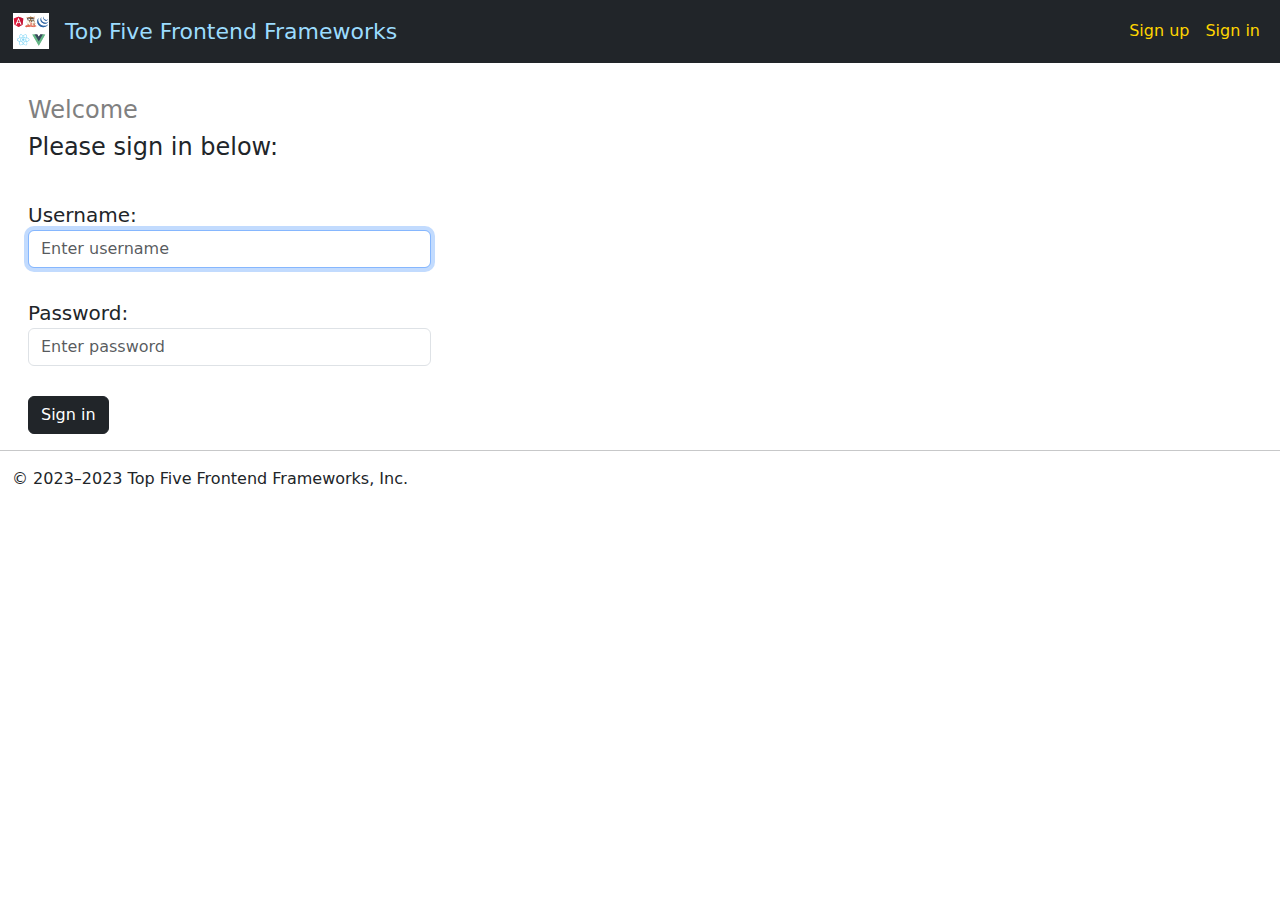
<file: html/signin.html>
<!doctype html>
<html lang="en" data-bs-theme="auto">

<head>
    <meta charset="utf-8">
    <meta name="viewport" content="width=device-width, initial-scale=1">
    <title>Top Five Frontend Frameworks</title>
    <link rel="icon" type="image/svg+xml" href="../images/home-logo.svg">
    <!-- Custom bootstrap compiled by adding new Sass maps as follows: -->
    <!-- Sass maps added: 
        $grid-breakpoints (
            xsm: 350px -> Added after xs and before other breakpoints
        )
        $container-max-widths (
            xsm: 328px -> Added before other breakpoints
        )
     -->
    <!-- This is done to have responsiveness in devices such as low resolution phones (less than xsm breakpoint) -->
    <link href="../css/custom_bootstrap.css" rel="stylesheet">
    <link href="../css/style.css" rel="stylesheet">
</head>

<body>
    <header data-bs-theme="dark">
        <!-- Bootstrap navbar -->
        <nav class="navbar navbar-expand-md navbar-dark fixed-top bg-dark">
            <div class="container-fluid navBarProps">
                <a class="navbar-brand" href="../index.html">
                    <img src="../images/home-logo.svg" alt="Home Logo" class="img-fluid miniLogoDisplay">
                </a>
                <!-- Different title font sizes for different breakpoints  -->
                <!-- Title not displayed for viewport width less than xsm breakpoint -->
                <a class="navbar-brand titleFontLg titleColor d-none d-lg-inline me-auto" href="../index.html">Top Five
                    Frontend Frameworks</a>
                <a class="navbar-brand titleFontMd titleColor d-none d-md-inline d-lg-none me-auto"
                    href="../index.html">Top Five Frontend Frameworks</a>
                <a class="navbar-brand titleFontSm titleColor d-none d-sm-inline d-md-none me-auto"
                    href="../index.html">Top Five Frontend Frameworks</a>
                <a class="navbar-brand titleFontXsm titleColor d-none d-xsm-inline d-sm-none me-auto"
                    href="../index.html">Top Five Frontend Frameworks</a>
                <button class="navbar-toggler navButtonSize" type="button" data-bs-toggle="collapse"
                    data-bs-target="#navbarCollapse" aria-controls="navbarCollapse" aria-expanded="false"
                    aria-label="Toggle navigation">
                    <span class="navbar-toggler-icon"></span>
                </button>
                <div class="collapse navbar-collapse" id="navbarCollapse">
                    <!-- nav-item(s) margin at the start instead of end -->
                    <!-- li(s) appears one by one from top to bottom animated and all li(s) move from -15px to 0px downwards -->
                    <ul class="navbar-nav ms-auto navItemAnimation">
                        <li class="nav-item">
                            <a class="container-fluid navAnchorTag hoverColor p-0" href="../html/signup.html">
                                <div class="d-flex align-items-center bottomMargin">
                                    <p class="m-2 signUpSignInColor">Sign up</p>
                                </div>
                            </a>
                        </li>
                        <li class="nav-item">
                            <a class="sign container-fluid navAnchorTag hoverColor p-0" href="../html/signin.html">
                                <div class="d-flex align-items-center bottomMargin">
                                    <p class="m-2 signUpSignInColor">Sign in</p>
                                </div>
                            </a>
                        </li>
                    </ul>
                </div>
            </div>
        </nav>
    </header>
    <main>
        <br>
        <div class="container-fluid mt-5">
            <div class="row">
                <div class="col-lg-4 col-md-6 col-sm-6 col-xsm-10 mt-4 ms-3 lead">
                    <h4 id="greeting-display"></h4>
                    <h4>Please sign in below:</h4>
                    <br>
                    <form action="../index.html">
                        <div class="form-group">
                            <label for="username">Username:</label>
                            <input type="text" class="form-control" id="username" placeholder="Enter username"
                                onkeyup="validateUsername()">
                            <span id="username-error"></span>
                        </div>
                        <br>
                        <div class="form-group">
                            <label for="password">Password:</label>
                            <input type="password" class="form-control" id="password" placeholder="Enter password"
                                onkeyup="validatePassword()">
                            <span id="password-error"></span>
                        </div>
                        <br>
                        <button type="submit" class="btn btn-dark" onclick="return validateSignInForm()">Sign in</button>
                    </form>
                </div>
            </div>
        </div>
        <hr>
        <footer class="container-fluid">
            <p>&copy; 2023–2023 Top Five Frontend Frameworks, Inc.</p>
        </footer>
    </main>
    <script src="../js/signupsigninvalidation.js"></script>
    <script src="https://cdn.jsdelivr.net/npm/bootstrap@5.3.2/dist/js/bootstrap.bundle.min.js"
        integrity="sha384-C6RzsynM9kWDrMNeT87bh95OGNyZPhcTNXj1NW7RuBCsyN/o0jlpcV8Qyq46cDfL"
        crossorigin="anonymous"></script>
</body>

</html>
</file>
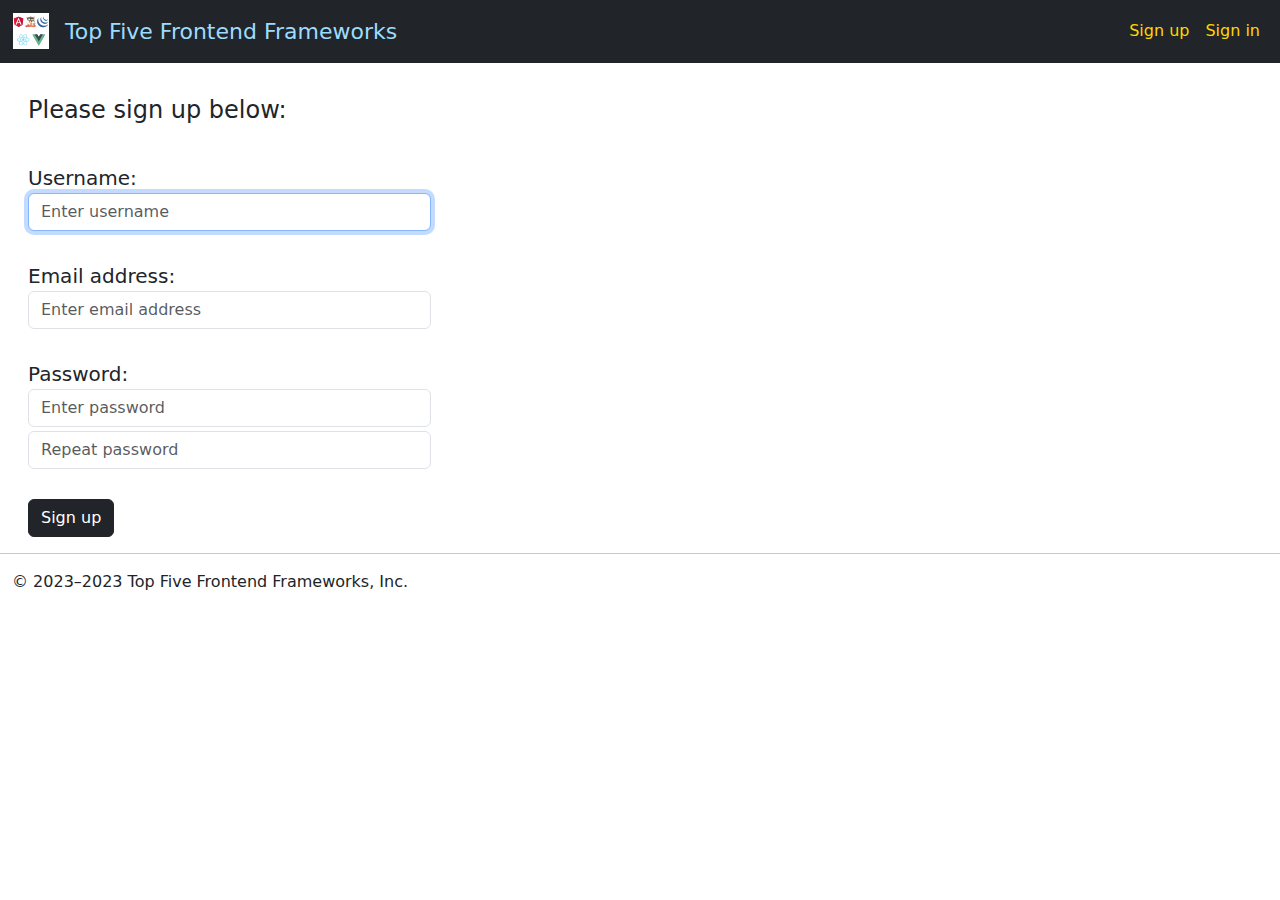
<file: html/signup.html>
<!doctype html>
<html lang="en" data-bs-theme="auto">

<head>
    <meta charset="utf-8">
    <meta name="viewport" content="width=device-width, initial-scale=1">
    <title>Top Five Frontend Frameworks</title>
    <link rel="icon" type="image/svg+xml" href="../images/home-logo.svg">
    <!-- Custom bootstrap compiled by adding new Sass maps as follows: -->
    <!-- Sass maps added: 
        $grid-breakpoints (
            xsm: 350px -> Added after xs and before other breakpoints
        )
        $container-max-widths (
            xsm: 328px -> Added before other breakpoints
        )
     -->
    <!-- This is done to have responsiveness in devices such as low resolution phones (less than xsm breakpoint) -->
    <link href="../css/custom_bootstrap.css" rel="stylesheet">
    <link href="../css/style.css" rel="stylesheet">
</head>

<body>
    <header data-bs-theme="dark">
        <!-- Bootstrap navbar -->
        <nav class="navbar navbar-expand-md navbar-dark fixed-top bg-dark">
            <div class="container-fluid navBarProps">
                <a class="navbar-brand" href="../index.html">
                    <img src="../images/home-logo.svg" alt="Home Logo" class="img-fluid miniLogoDisplay">
                </a>
                <!-- Different title font sizes for different breakpoints  -->
                <!-- Title not displayed for viewport width less than xsm breakpoint -->
                <a class="navbar-brand titleFontLg titleColor d-none d-lg-inline me-auto" href="../index.html">Top Five
                    Frontend Frameworks</a>
                <a class="navbar-brand titleFontMd titleColor d-none d-md-inline d-lg-none me-auto"
                    href="../index.html">Top Five Frontend Frameworks</a>
                <a class="navbar-brand titleFontSm titleColor d-none d-sm-inline d-md-none me-auto"
                    href="../index.html">Top Five Frontend Frameworks</a>
                <a class="navbar-brand titleFontXsm titleColor d-none d-xsm-inline d-sm-none me-auto"
                    href="../index.html">Top Five Frontend Frameworks</a>
                <button class="navbar-toggler navButtonSize" type="button" data-bs-toggle="collapse"
                    data-bs-target="#navbarCollapse" aria-controls="navbarCollapse" aria-expanded="false"
                    aria-label="Toggle navigation">
                    <span class="navbar-toggler-icon"></span>
                </button>
                <div class="collapse navbar-collapse" id="navbarCollapse">
                    <!-- nav-item(s) margin at the start instead of end -->
                    <!-- li(s) appears one by one from top to bottom animated and all li(s) move from -15px to 0px downwards -->
                    <ul class="navbar-nav ms-auto navItemAnimation">
                        <li class="nav-item">
                            <a class="container-fluid navAnchorTag hoverColor p-0" href="../html/signup.html">
                                <div class="d-flex align-items-center bottomMargin">
                                    <p class="m-2 signUpSignInColor">Sign up</p>
                                </div>
                            </a>
                        </li>
                        <li class="nav-item">
                            <a class="sign container-fluid navAnchorTag hoverColor p-0" href="../html/signin.html">
                                <div class="d-flex align-items-center bottomMargin">
                                    <p class="m-2 signUpSignInColor">Sign in</p>
                                </div>
                            </a>
                        </li>
                    </ul>
                </div>
            </div>
        </nav>
    </header>
    <main>
        <br>
        <div class="container-fluid mt-5">
            <div class="row">
                <div class="col-lg-4 col-md-6 col-sm-6 col-xsm-10 mt-4 ms-3 lead">
                    <h4>Please sign up below:</h4>
                    <br>
                    <form action="../html/signin.html">
                        <div class="form-group">
                            <label for="username">Username:</label>
                            <input type="text" class="form-control" id="username" placeholder="Enter username"
                                onkeyup="validateUsername()">
                            <span id="username-error"></span>
                        </div>
                        <br>
                        <div class="form-group">
                            <label for="email">Email address:</label>
                            <input type="text" class="form-control" id="email" placeholder="Enter email address"
                                onkeyup="validateEmail()">
                            <span id="email-error"></span>
                        </div>
                        <br>
                        <div class="form-group">
                            <label for="password">Password:</label>
                            <input type="password" class="form-control" id="password" placeholder="Enter password"
                                onkeyup="validatePassword()">
                            <span id="password-error"></span>
                        </div>
                        <div class="form-group">
                            <input type="password" class="form-control mt-1" id="passwordrepeat" placeholder="Repeat password"
                                onkeyup="validatePasswordRepeat()">
                            <span id="passwordrepeat-error"></span>
                        </div>
                        <br>
                        <button type="submit" class="btn btn-dark" onclick="return validateSignUpForm()">Sign up</button>
                    </form>
                </div>
            </div>
        </div>
        <hr>
        <footer class="container-fluid">
            <p>&copy; 2023–2023 Top Five Frontend Frameworks, Inc.</p>
        </footer>
    </main>
    <script src="../js/signupsigninvalidation.js"></script>
    <script src="https://cdn.jsdelivr.net/npm/bootstrap@5.3.2/dist/js/bootstrap.bundle.min.js"
        integrity="sha384-C6RzsynM9kWDrMNeT87bh95OGNyZPhcTNXj1NW7RuBCsyN/o0jlpcV8Qyq46cDfL"
        crossorigin="anonymous"></script>
</body>

</html>
</file>
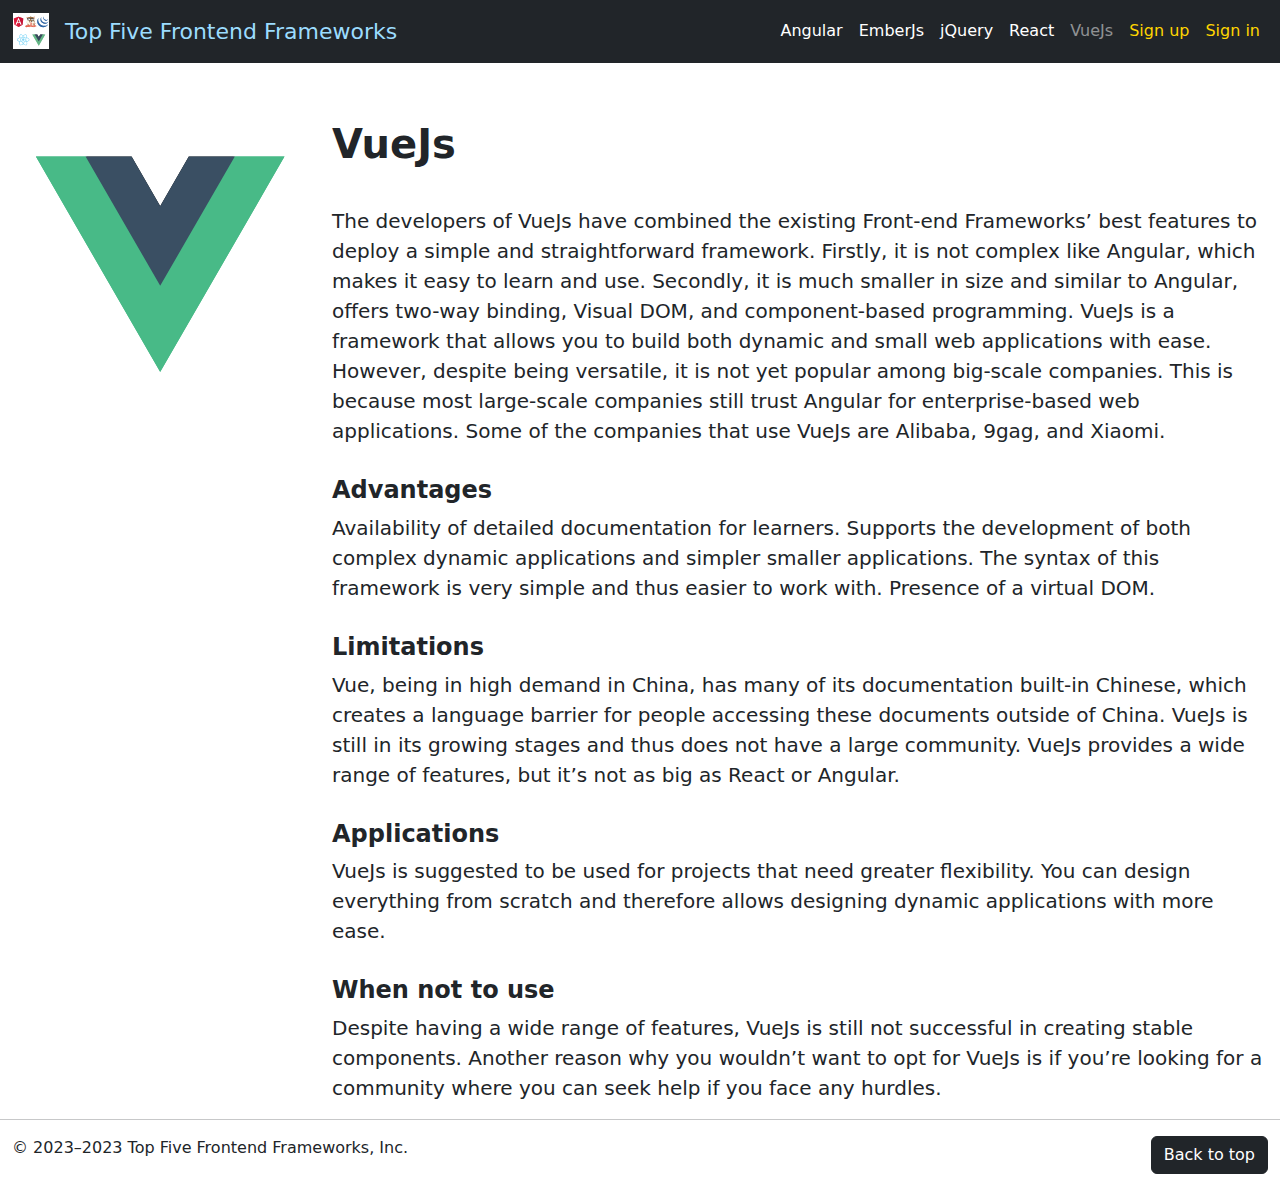
<file: html/vuejs.html>
<!doctype html>
<html lang="en" data-bs-theme="auto">

<head>
    <meta charset="utf-8">
    <meta name="viewport" content="width=device-width, initial-scale=1">
    <title>Top Five Frontend Frameworks</title>
    <link rel="icon" type="image/svg+xml" href="../images/home-logo.svg">
    <!-- Custom bootstrap compiled by adding new Sass maps as follows: -->
    <!-- Sass maps added: 
        $grid-breakpoints (
            xsm: 350px -> Added after xs and before other breakpoints
        )
        $container-max-widths (
            xsm: 328px -> Added before other breakpoints
        )
     -->
    <!-- This is done to have responsiveness in devices such as low resolution phones (less than xsm breakpoint) -->
    <link href="../css/custom_bootstrap.css" rel="stylesheet">
    <link href="../css/style.css" rel="stylesheet">
</head>

<body>
    <header data-bs-theme="dark">
        <!-- Bootstrap navbar -->
        <nav class="navbar navbar-expand-md navbar-dark fixed-top bg-dark">
            <div class="container-fluid navBarProps">
                <a class="navbar-brand" href="../index.html">
                    <img src="../images/home-logo.svg" alt="Home Logo" class="img-fluid miniLogoDisplay">
                </a>
                <!-- Different title font sizes for different breakpoints  -->
                <!-- Title not displayed for viewport width less than xsm breakpoint -->
                <a class="navbar-brand titleFontLg titleColor d-none d-lg-inline me-auto" href="../index.html">Top Five
                    Frontend Frameworks</a>
                <a class="navbar-brand titleFontMd titleColor d-none d-md-inline d-lg-none me-auto"
                    href="../index.html">Top Five Frontend Frameworks</a>
                <a class="navbar-brand titleFontSm titleColor d-none d-sm-inline d-md-none me-auto"
                    href="../index.html">Top Five Frontend Frameworks</a>
                <a class="navbar-brand titleFontXsm titleColor d-none d-xsm-inline d-sm-none me-auto"
                    href="../index.html">Top Five Frontend Frameworks</a>
                <button class="navbar-toggler navButtonSize" type="button" data-bs-toggle="collapse"
                    data-bs-target="#navbarCollapse" aria-controls="navbarCollapse" aria-expanded="false"
                    aria-label="Toggle navigation">
                    <span class="navbar-toggler-icon"></span>
                </button>
                <div class="collapse navbar-collapse" id="navbarCollapse">
                    <!-- nav-item(s) margin at the start instead of end -->
                    <!-- li(s) appears one by one from top to bottom animated and all li(s) move from -15px to 0px downwards -->
                    <ul class="navbar-nav ms-auto navItemAnimation">
                        <li class="nav-item">
                            <a class="container-fluid navAnchorTag hoverColor p-0" href="../html/angular.html">
                                <div class="d-flex align-items-center topMargin">
                                    <img src="../images/angular-logo.svg" class="img-fluid miniLogoDisplay d-xsm-inline d-md-none" alt="Angular Logo">
                                    <p class="m-2">Angular</p>
                                </div>
                            </a>
                        </li>
                        <li class="nav-item">
                            <a class="container-fluid navAnchorTag hoverColor p-0" href="../html/emberjs.html">
                                <div class="d-flex align-items-center">
                                    <img src="../images/emberjs-logo.svg" class="img-fluid miniLogoDisplay d-xsm-inline d-md-none" alt="EmberJs Logo">
                                    <p class="m-2">EmberJs</p>
                                </div>
                            </a>
                        </li>
                        <li class="nav-item">
                            <a class="container-fluid navAnchorTag hoverColor p-0" href="../html/jquery.html">
                                <div class="d-flex align-items-center">
                                    <img src="../images/jquery-logo.svg" class="img-fluid miniLogoDisplay d-xsm-inline d-md-none" alt="jQuery Logo">
                                    <p class="m-2">jQuery</p>
                                </div>
                            </a>
                        </li>
                        <li class="nav-item">
                            <a class="container-fluid navAnchorTag hoverColor p-0" href="../html/react.html">
                                <div class="d-flex align-items-center">
                                    <img src="../images/react-logo.svg" class="img-fluid miniLogoDisplay d-xsm-inline d-md-none" alt="React Logo">
                                    <p class="m-2">React</p>
                                </div>
                            </a>
                        </li>
                        <li class="nav-item">
                            <a class="container-fluid navAnchorTag hoverColor p-0" href="../html/vuejs.html">
                                <div class="d-flex align-items-center bottomMargin active">
                                    <img src="../images/vuejs-logo.svg" class="img-fluid miniLogoDisplay d-xsm-inline d-md-none" alt="VueJs Logo">
                                    <p class="m-2">VueJs</p>
                                </div>
                            </a>
                        </li>
                        <li class="nav-item">
                            <a class="container-fluid navAnchorTag hoverColor p-0" href="../html/signup.html">
                                <div class="d-flex align-items-center bottomMargin">
                                    <p class="m-2 signUpSignInColor">Sign up</p>
                                </div>
                            </a>
                        </li>
                        <li class="nav-item">
                            <a class="sign container-fluid navAnchorTag hoverColor p-0" href="../html/signin.html">
                                <div class="d-flex align-items-center bottomMargin">
                                    <p class="m-2 signUpSignInColor">Sign in</p>
                                </div>
                            </a>
                        </li>
                    </ul>
                </div>
            </div>
        </nav>
    </header>
    <main>
        <br>
        <br>
        <div class="container-fluid mt-5">
            <div class="row">
                <!-- Variable coloumn ratio for different widths of viewport -->
                <div class="col-lg-3 col-md-4 col-sm-12 p-2">
                    <!-- Logo size lg (inline element) for viewport width greater than md breakpoint -->
                    <!-- Logo size sm (block element and center) for viewport width less than md breakpoint -->
                    <img src="../images/vuejs-logo.svg" alt="VueJs Logo"
                        class="img-fluid lgLogoDisplay d-none d-md-inline mt-4 ms-3">
                    <img src="../images/vuejs-logo.svg" alt="VueJs Logo"
                        class="img-fluid smLogoDisplay d-block d-md-none mx-auto">
                </div>
                <!-- Variable coloumn ratio for different widths of viewport -->
                <div class="col-lg-9 col-md-8 col-sm-12 mt-4 lead">
                    <h2 class="display-6 fw-bold">VueJs</h2>
                    <br>
                    The developers of VueJs have combined the existing Front-end Frameworks’ best features to deploy a
                    simple and straightforward framework. Firstly, it is not complex like Angular, which makes it easy
                    to learn and use. Secondly, it is much smaller in size and similar to Angular, offers two-way
                    binding, Visual DOM, and component-based programming. VueJs is a framework that allows you to build
                    both dynamic and small web applications with ease. However, despite being versatile, it is not yet
                    popular among big-scale companies. This is because most large-scale companies still trust Angular
                    for enterprise-based web applications. Some of the companies that use VueJs are Alibaba, 9gag, and
                    Xiaomi.
                    <br>
                    <br>
                    <h4 class="fw-bold">Advantages</h4>
                    Availability of detailed documentation for learners. Supports the development of both complex
                    dynamic applications and simpler smaller applications. The syntax of this framework is very simple
                    and thus easier to work with. Presence of a virtual DOM.
                    <br>
                    <br>
                    <h4 class="fw-bold">Limitations</h4>
                    Vue, being in high demand in China, has many of its documentation built-in Chinese, which creates a
                    language barrier for people accessing these documents outside of China. VueJs is still in its
                    growing stages and thus does not have a large community. VueJs provides a wide range of features,
                    but it’s not as big as React or Angular.
                    <br>
                    <br>
                    <h4 class="fw-bold">Applications</h4>
                    VueJs is suggested to be used for projects that need greater flexibility. You can design everything
                    from scratch and therefore allows designing dynamic applications with more ease.
                    <br>
                    <br>
                    <h4 class="fw-bold">When not to use</h4>
                    Despite having a wide range of features, VueJs is still not successful in creating stable
                    components. Another reason why you wouldn’t want to opt for VueJs is if you’re looking for a
                    community where you can seek help if you face any hurdles.
                </div>
            </div>
        </div>
        <hr>
        <footer class="container-fluid">
            <p class="float-end"><a href="#" class="btn btn-dark rounded-lg">Back to top</a></p>
            <p>&copy; 2023–2023 Top Five Frontend Frameworks, Inc.</p>
        </footer>
    </main>
    <script src="https://cdn.jsdelivr.net/npm/bootstrap@5.3.2/dist/js/bootstrap.bundle.min.js"
        integrity="sha384-C6RzsynM9kWDrMNeT87bh95OGNyZPhcTNXj1NW7RuBCsyN/o0jlpcV8Qyq46cDfL"
        crossorigin="anonymous"></script>
</body>

</html>
</file>
<file: css/style.css>
.titleColor {
    color: rgb(156, 220, 254);
}

.signUpSignInColor {
    color: rgb(255, 213, 0);
}

.titleFontXsm {
    font-size: 16px;
    margin-right: 20px;
}

.titleFontSm {
    font-size: 16px;
    margin-right: 20px;
}

.titleFontMd {
    font-size: 15px;
    margin-right: 20px;
}

.titleFontLg {
    font-size: 22px;
    margin-right: 20px;
}

.lgLogoDisplay {
    width: 90%;
    height: auto;
}

.smLogoDisplay {
    width: 55%;
    height: auto;
}

.miniLogoDisplay {
    margin-left: 2px;
    min-width: 36px;
    max-width: 36px;
    height: auto;
}

@media all and (max-width: 767px) {
    .topMargin {
        margin-top: 5px;
    }

    .bottomMargin {
        margin-bottom: 3px;
    }

    .navItemAnimation li {
        animation: fadeIn 600ms ease-in-out forwards;
        opacity: 0;
    }

    .navItemAnimation li:nth-child(1) {
        animation-delay: 50ms;
    }

    .navItemAnimation li:nth-child(2) {
        animation-delay: 80ms;
    }

    .navItemAnimation li:nth-child(3) {
        animation-delay: 110ms;
    }

    .navItemAnimation li:nth-child(4) {
        animation-delay: 140ms;
    }

    .navItemAnimation li:nth-child(5) {
        animation-delay: 170ms;
    }

    .navItemAnimation li:nth-child(6) {
        animation-delay: 200ms;
    }

    .navItemAnimation li:nth-child(7) {
        animation-delay: 230ms;
    }
}

/* The following animation is only activated in dropdown mode
 (less than 768px, md breakpoint) using the above media query */

@keyframes fadeIn {
    0% {
        opacity: 0;
        transform: translateY(-15px);
    }

    25% {
        opacity: 0;
    }

    100% {
        opacity: 1;
        transform: translateY(0px);
    }
}

.navItemAnimation li:nth-child(1) {
    animation-delay: 50ms;
}

.navItemAnimation li:nth-child(2) {
    animation-delay: 80ms;
}

.navItemAnimation li:nth-child(3) {
    animation-delay: 110ms;
}

.navItemAnimation li:nth-child(4) {
    animation-delay: 140ms;
}

.navItemAnimation li:nth-child(5) {
    animation-delay: 170ms;
}

.readMoreButton {
    position: absolute;
    bottom: 0;
    left: 0;
    right: 0;
    margin-left: 3px;
    margin-right: 3px;
    margin-bottom: 10px;
}

.hoverColor:hover {
    color: rgb(255, 255, 255, 0.5);
}

.navBarProps {
    padding-left: 11px;
    padding-bottom: 1px;
}

.navButtonSize {
    padding: 3px;
    margin-left: 1px;
}

.cardAnchorTag {
    text-align: center;
    color: black;
    text-decoration: none;
}

/* Change color of nav-item(s) to white and remove the underline styled by anchor tag */
.navAnchorTag {
    color: white;
    text-decoration: none;
}

/* Change color of active nav-item to greyish */
.collapse>ul>li>a>div.active>p {
    color: rgb(255, 255, 255, 0.5);
}

.blankDivForNavbar {
    min-height: 30px;
    min-width: 100px;
}

.cardEffect:hover {
    color: rgba(0, 0, 0, 0.50);
}

#username-error {
    color: brown;
    font-size: medium;
}

#email-error {
    color: brown;
    font-size: medium;
}

#password-error {
    color: brown;
    font-size: medium;
}

#passwordrepeat-error {
    color: brown;
    font-size: medium;
}

#greeting-display {
    color: gray;
}
</file>
